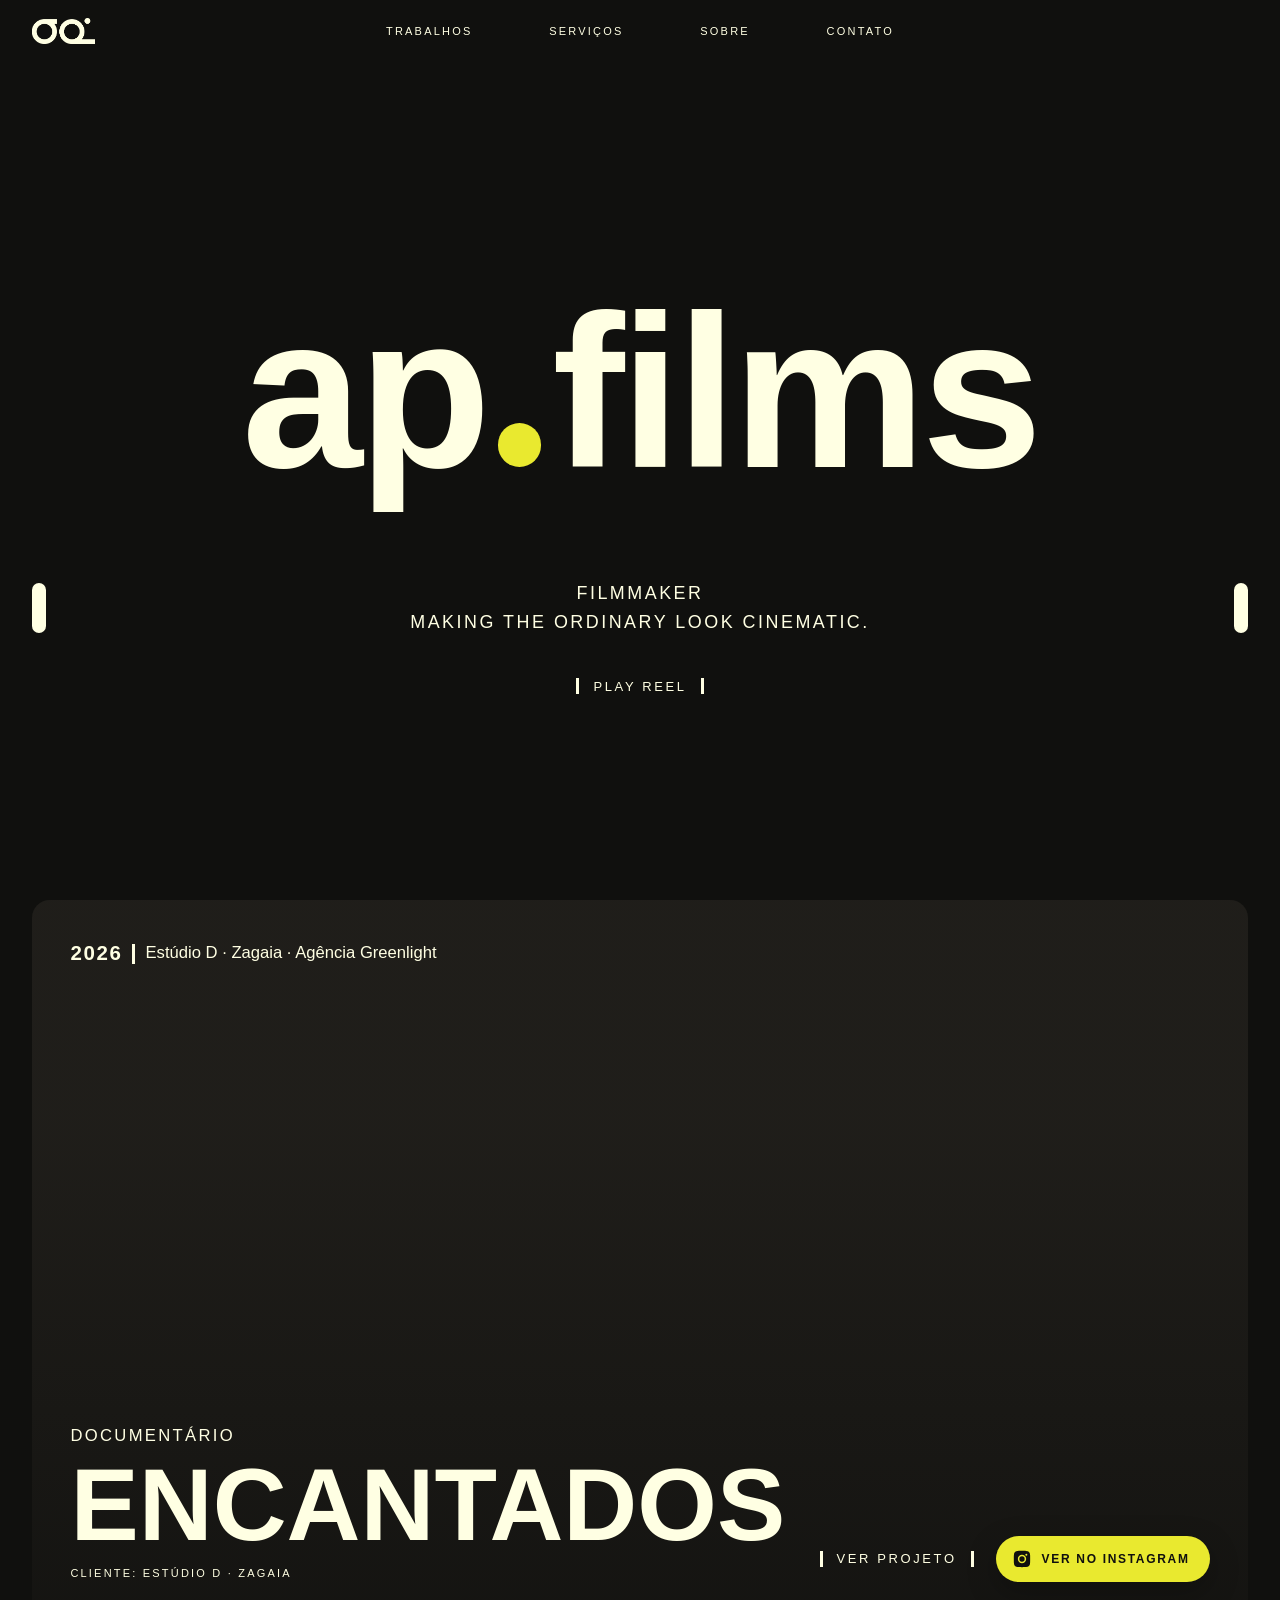
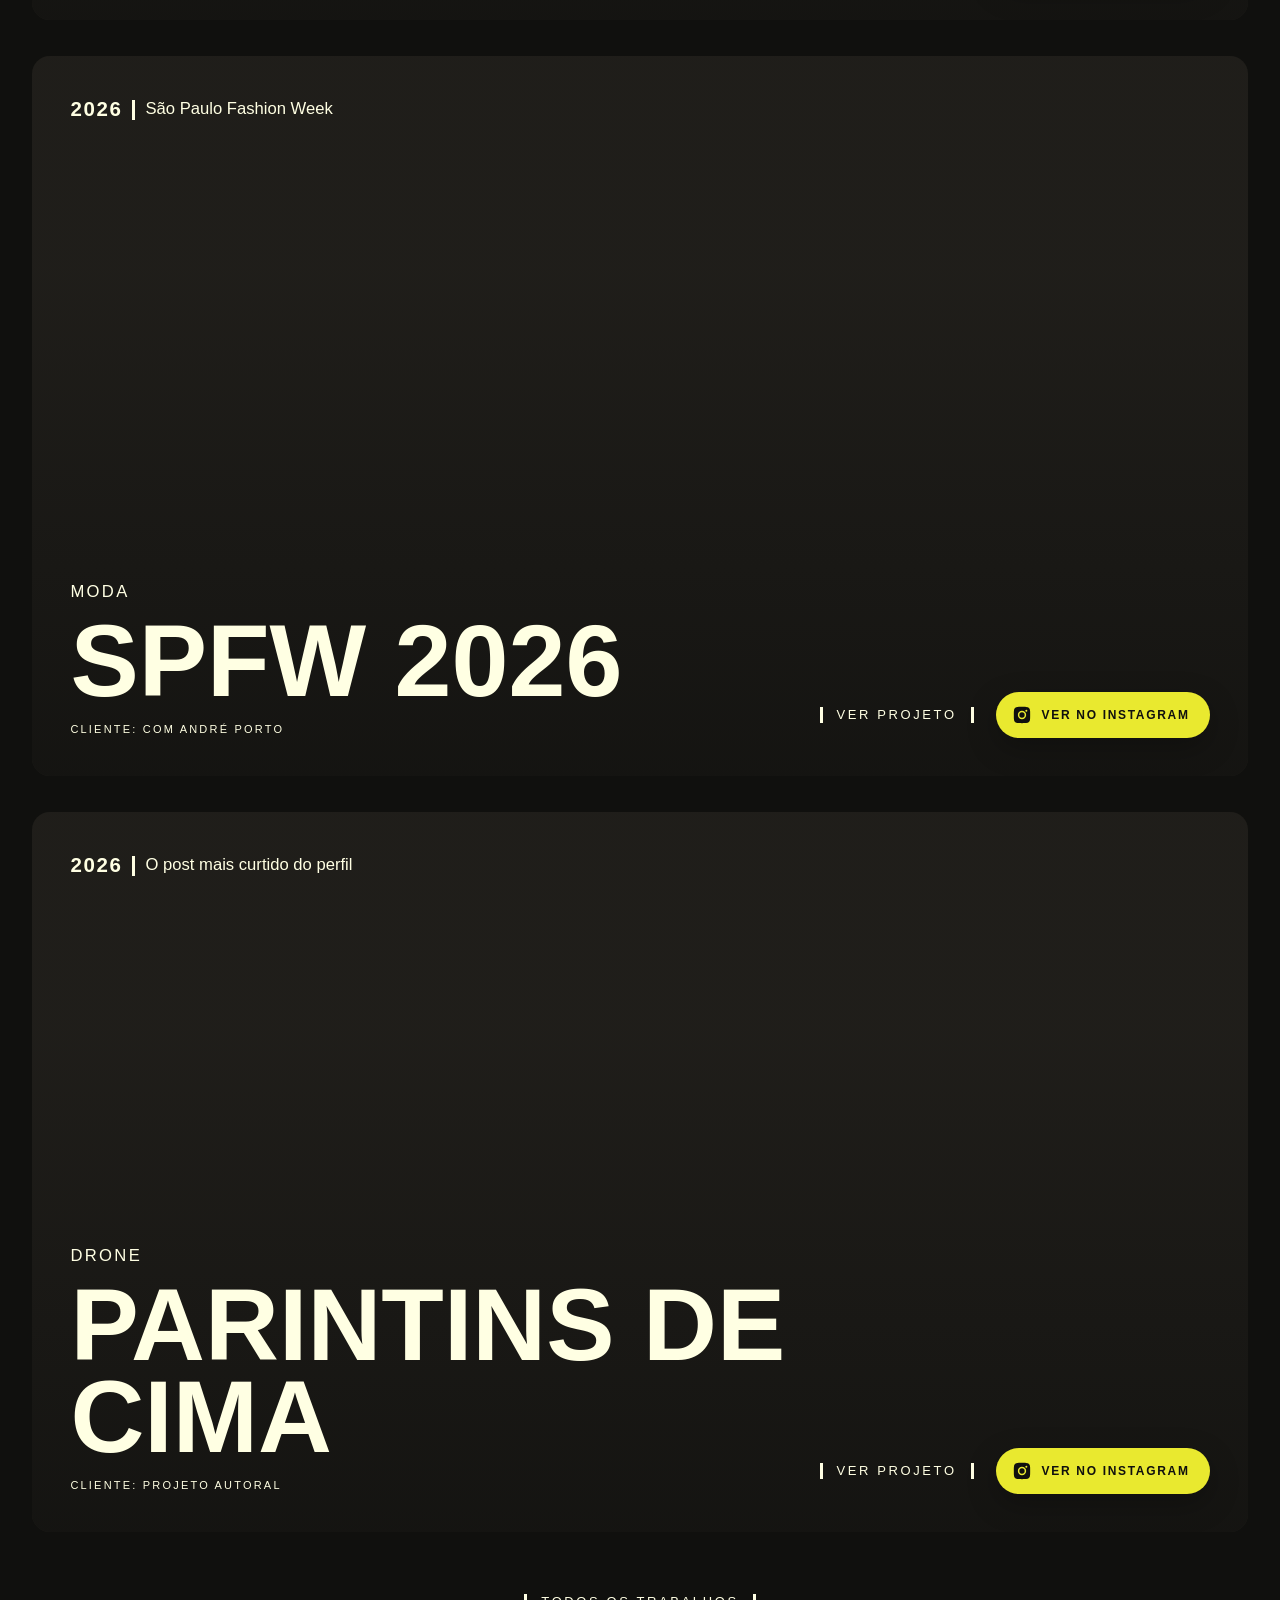
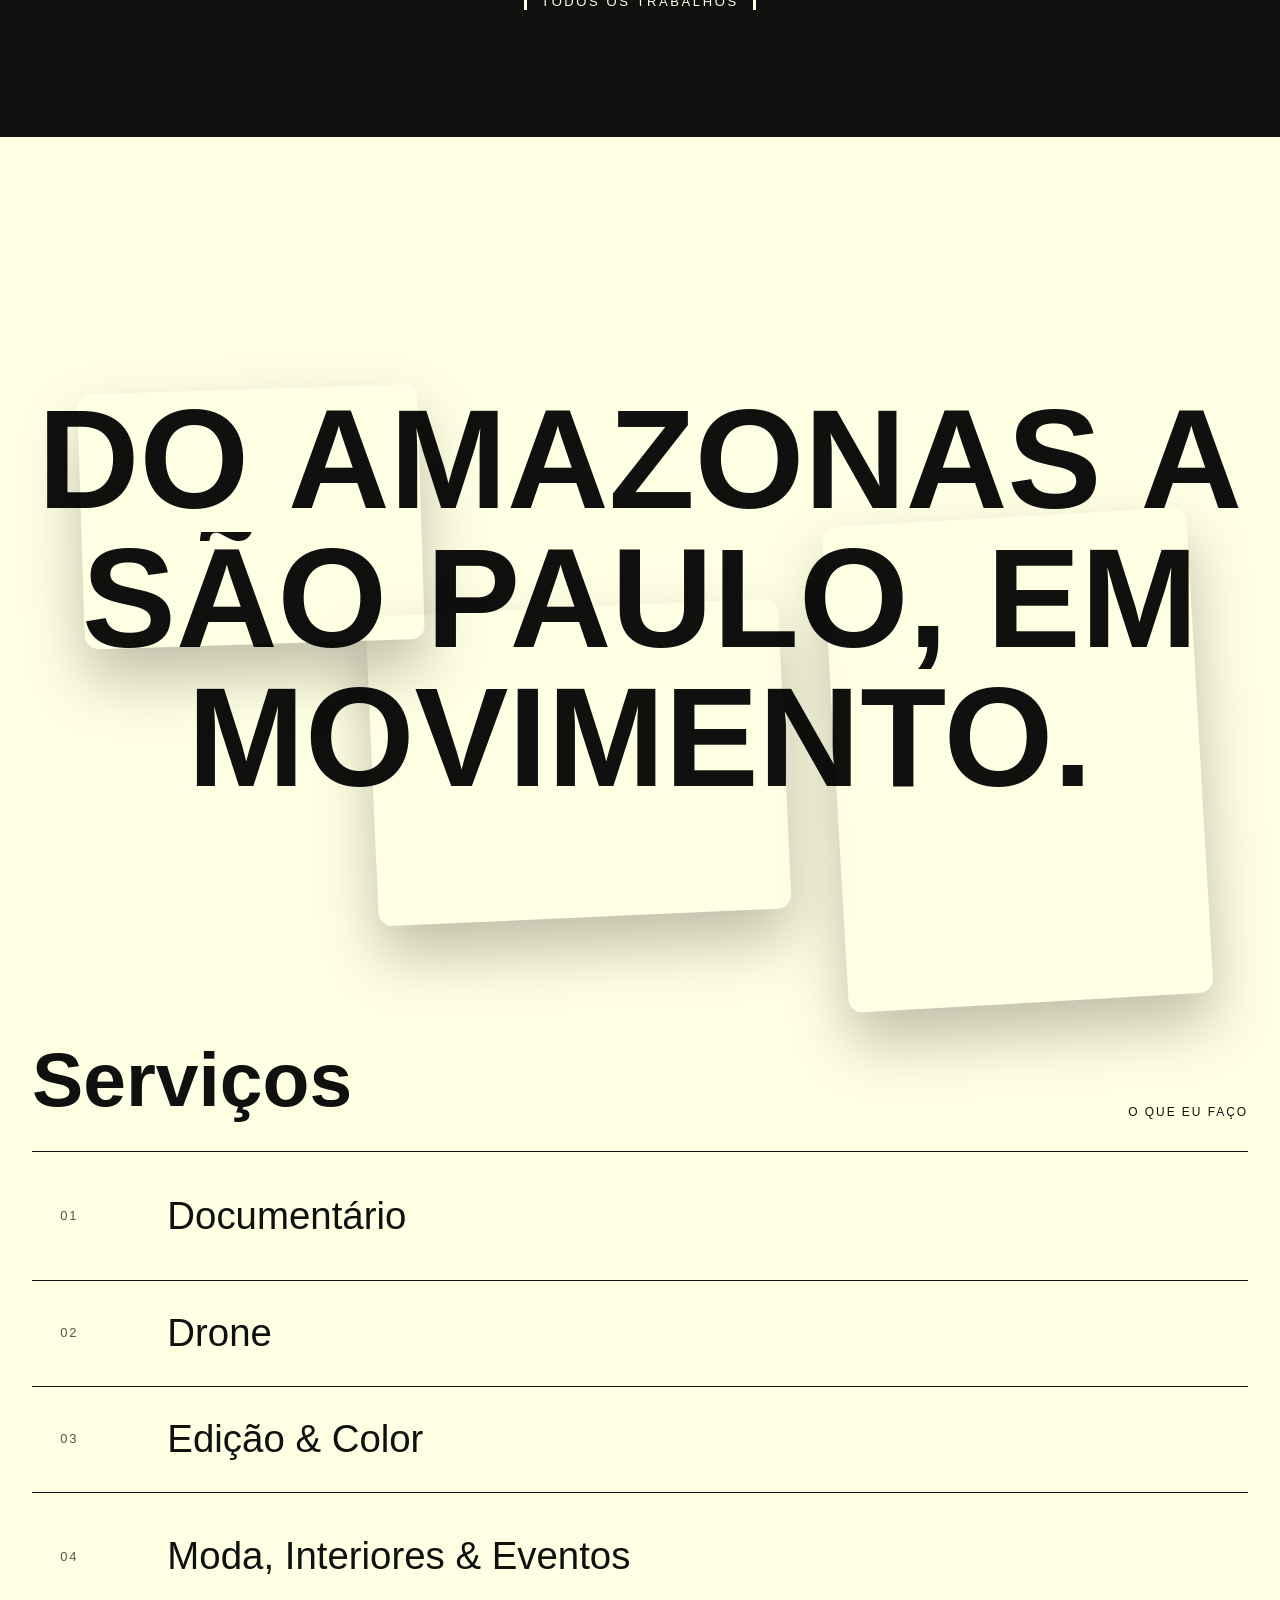
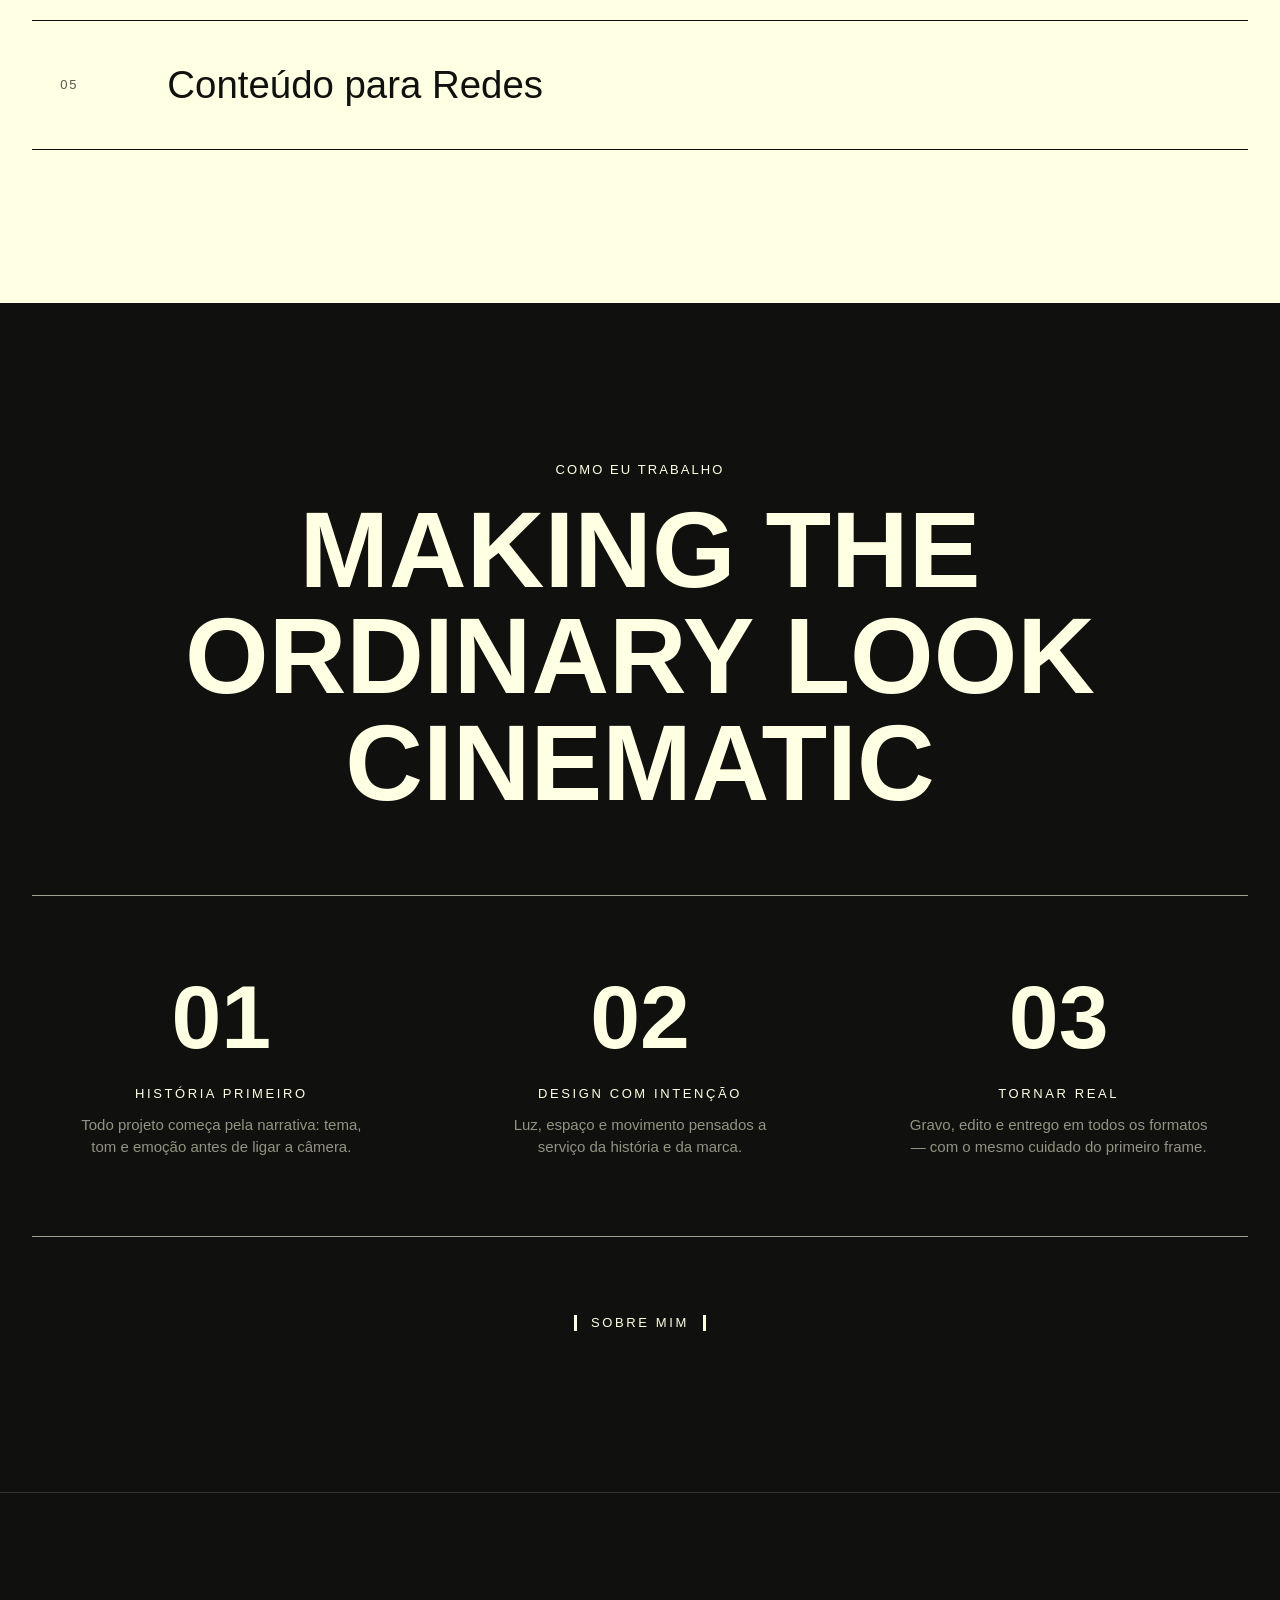
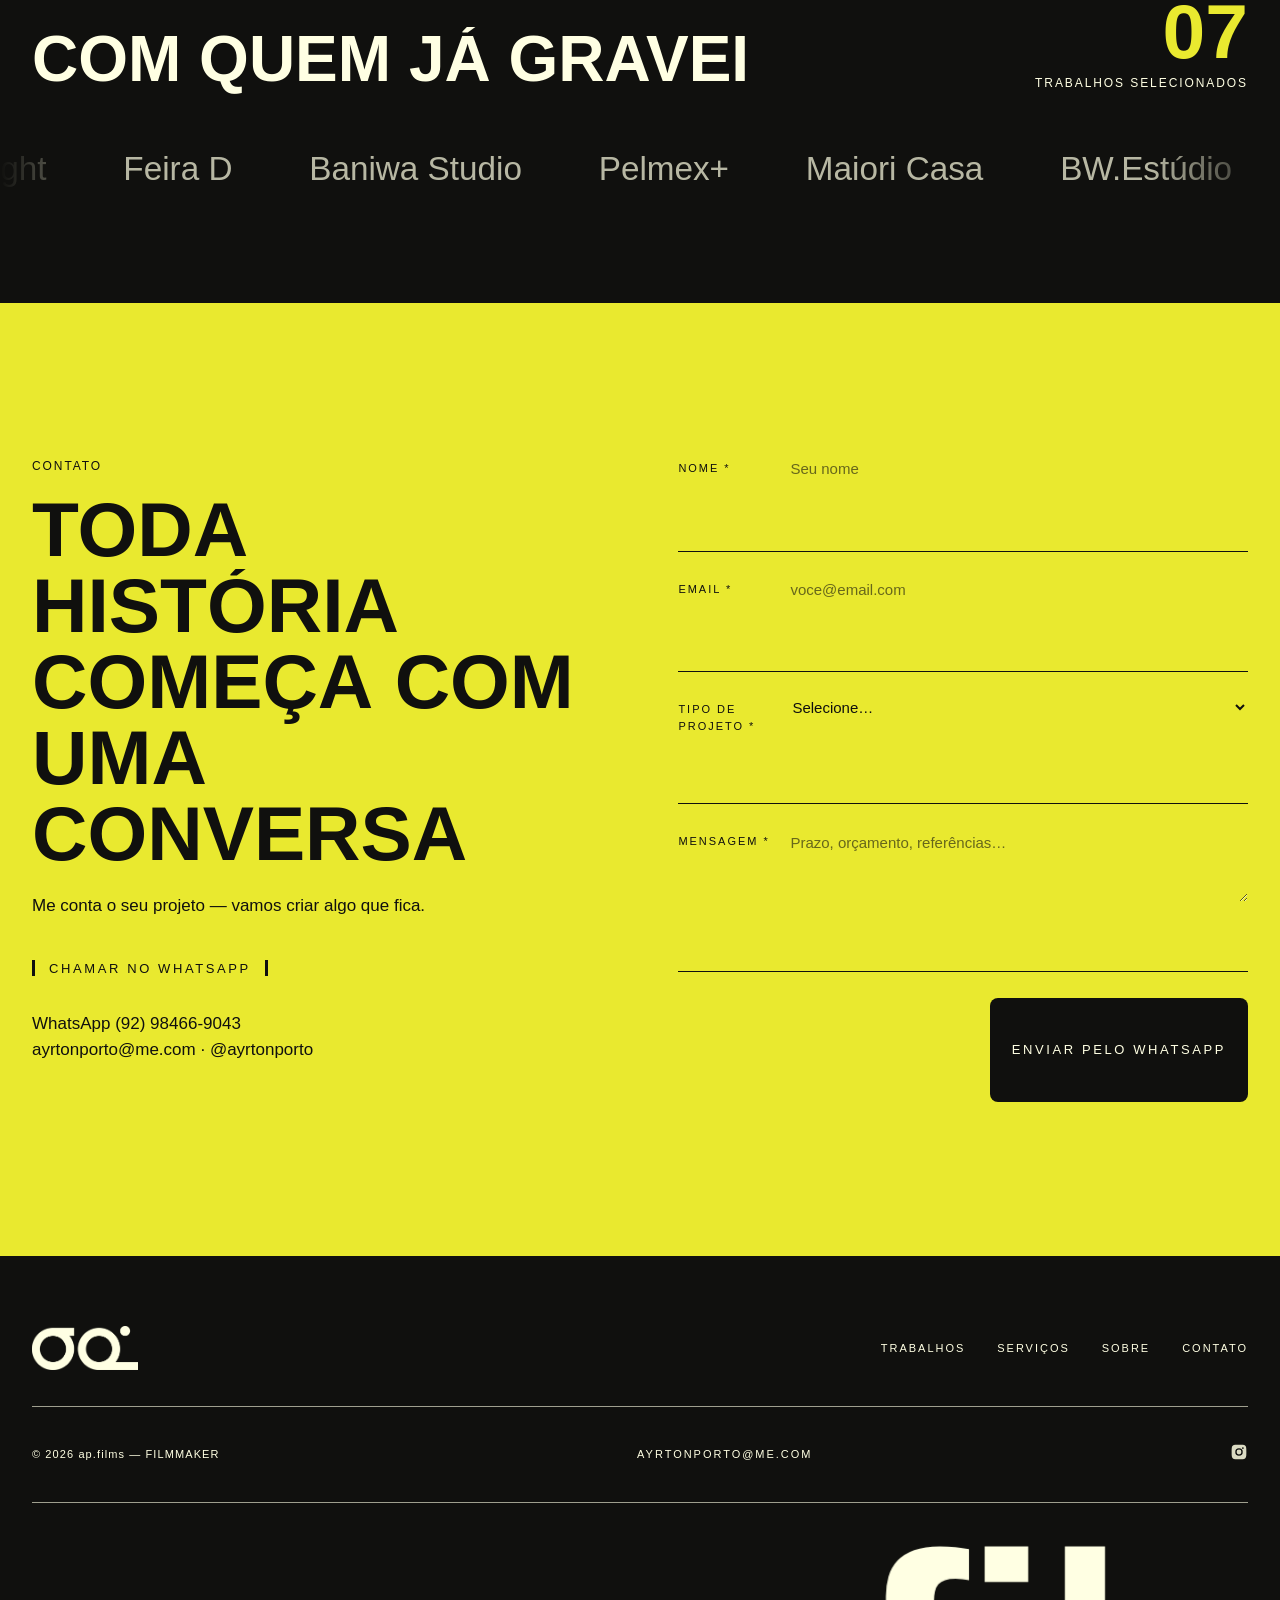
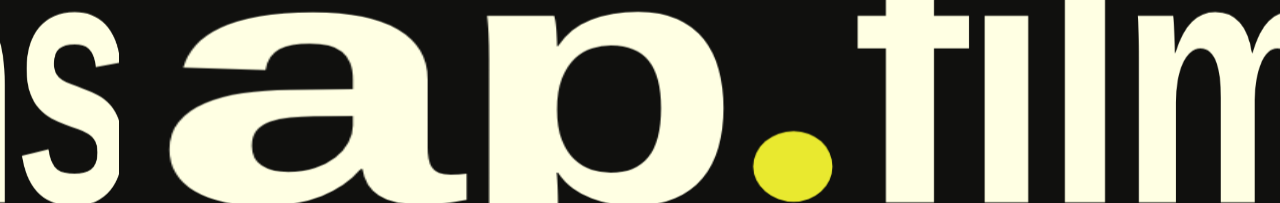
<file: index.html>
<!doctype html>
<html lang="pt-BR">
<head>
  <meta charset="utf-8">
  <meta name="viewport" content="width=device-width, initial-scale=1">
  <title>ap.films — Filmmaker</title>
  <meta name="description" content="Ayrton Porto — filmmaker. Documentário, moda, interiores e conteúdo de marca, do Amazonas a São Paulo.">
  <link rel="preconnect" href="https://api.fontshare.com">
  <link rel="stylesheet" href="https://api.fontshare.com/v2/css?f[]=satoshi@500,900&display=swap">
  <link rel="icon" type="image/png" href="assets/favicon.png">
  <link rel="stylesheet" href="css/style.css?v=202610300230">
</head>
<body data-page="home">
  <div class="curtain" aria-hidden="true"><span class="brand"></span></div>

  <main>
    <!-- HERO -->
    <section class="hero">
      <video class="hero__reel" muted playsinline loop autoplay preload="auto" id="heroReel"></video>
      <div class="hero__reel-shade"></div>
      <div class="hero__inner container">
        <h1 class="brandword" aria-label="ap.films"><span class="brandword__w">ap</span><span class="brandword__dot"></span><span class="brandword__w">films</span></h1>
        <div class="hero__sub">
          <span class="pill"></span>
          <p>Filmmaker<br>making the ordinary look cinematic.</p>
          <span class="pill"></span>
        </div>
        <div class="hero__actions"><button class="btn-bracket" data-reel>Play reel</button></div>
      </div>
    </section>

    <!-- DESTAQUES -->
    <section class="container" id="trabalhos">
      <div class="features" id="features"></div>
      <div class="center" style="padding:60px 0 0"><a class="btn-bracket" href="trabalhos.html">Todos os trabalhos</a></div>
    </section>

    <!-- FEITO PARA A TELA + SERVIÇOS -->
    <section class="section section-light crafted" style="margin-top:120px">
      <div class="container">
        <div class="crafted__stage">
          <h2 class="crafted__title" data-split>Do Amazonas a São Paulo, em movimento.</h2>
          <div class="crafted__float f1" data-float="0.6" data-autoplay><video muted playsinline loop preload="metadata" src="assets/video/encantados.mp4#t=3.5"></video></div>
          <div class="crafted__float f2" data-float="1.1" data-autoplay><video muted playsinline loop preload="metadata" src="assets/video/parintins-de-cima.mp4#t=3.1"></video></div>
          <div class="crafted__float f3" data-float="0.85" data-autoplay><video muted playsinline loop preload="metadata" src="assets/video/spfw-2026.mp4#t=4"></video></div>
        </div>

        <div class="services" id="servicos">
          <div class="services__head"><h2 data-split>Serviços</h2><span class="caps">O que eu faço</span></div>
          <div class="service"><span class="service__num">01</span><span class="service__name">Documentário</span><span class="service__desc">Cinegrafia de entrevistas, paisagem e personagem, com olhar de cinema e luz natural.</span></div>
          <div class="service"><span class="service__num">02</span><span class="service__name">Drone</span><span class="service__desc">Voos e imagens aéreas de cidade, rio e floresta, finalizados com color.</span></div>
          <div class="service"><span class="service__num">03</span><span class="service__name">Edição & Color</span><span class="service__desc">Montagem, color grading em DaVinci Resolve e finalização para cada tela.</span></div>
          <div class="service"><span class="service__num">04</span><span class="service__name">Moda, Interiores & Eventos</span><span class="service__desc">Desfiles, ambientes, arquitetos e lançamentos, com bastidores e cobertura completa.</span></div>
          <div class="service"><span class="service__num">05</span><span class="service__name">Conteúdo para Redes</span><span class="service__desc">Reels em 9:16 para marcas, com cortes, legendas e ritmo pensados para o Instagram.</span></div>
        </div>
      </div>
    </section>

    <!-- PROCESSO -->
    <section class="section">
      <div class="container">
        <div class="process__title">
          <span class="caps">Como eu trabalho</span>
          <h2 data-split>Making the ordinary look cinematic</h2>
        </div>
        <hr class="rule">
        <div class="process__grid">
          <div data-reveal><div class="n">01</div><h3>HISTÓRIA PRIMEIRO</h3><p>Todo projeto começa pela narrativa: tema, tom e emoção antes de ligar a câmera.</p></div>
          <div data-reveal><div class="n">02</div><h3>DESIGN COM INTENÇÃO</h3><p>Luz, espaço e movimento pensados a serviço da história e da marca.</p></div>
          <div data-reveal><div class="n">03</div><h3>TORNAR REAL</h3><p>Gravo, edito e entrego em todos os formatos — com o mesmo cuidado do primeiro frame.</p></div>
        </div>
        <hr class="rule">
        <div class="center"><a class="btn-bracket" href="sobre.html">Sobre mim</a></div>
      </div>
    </section>

    <!-- CLIENTES -->
    <section class="clients">
      <div class="container clients__head">
        <h2 data-split>Com quem já gravei</h2>
        <div class="clients__count">
          <b><span data-count="7" data-prefix="0">0</span></b><span class="caps">trabalhos selecionados</span>
        </div>
      </div>
      <div class="marquee" id="marquee"></div>
    </section>
  </main>

  <script src="data/projects.js?v=202610300230"></script>
  <script src="js/render.js?v=202610300230"></script>
  <script src="js/vendor/gsap.min.js?v=202610300230"></script>
  <script src="js/vendor/ScrollTrigger.min.js?v=202610300230"></script>
  <script src="js/vendor/lenis.min.js?v=202610300230"></script>
  <script>document.getElementById("heroReel").src = window.AP_REEL;</script>
  <script src="js/main.js?v=202610300230"></script>
</body>
</html>
</file>
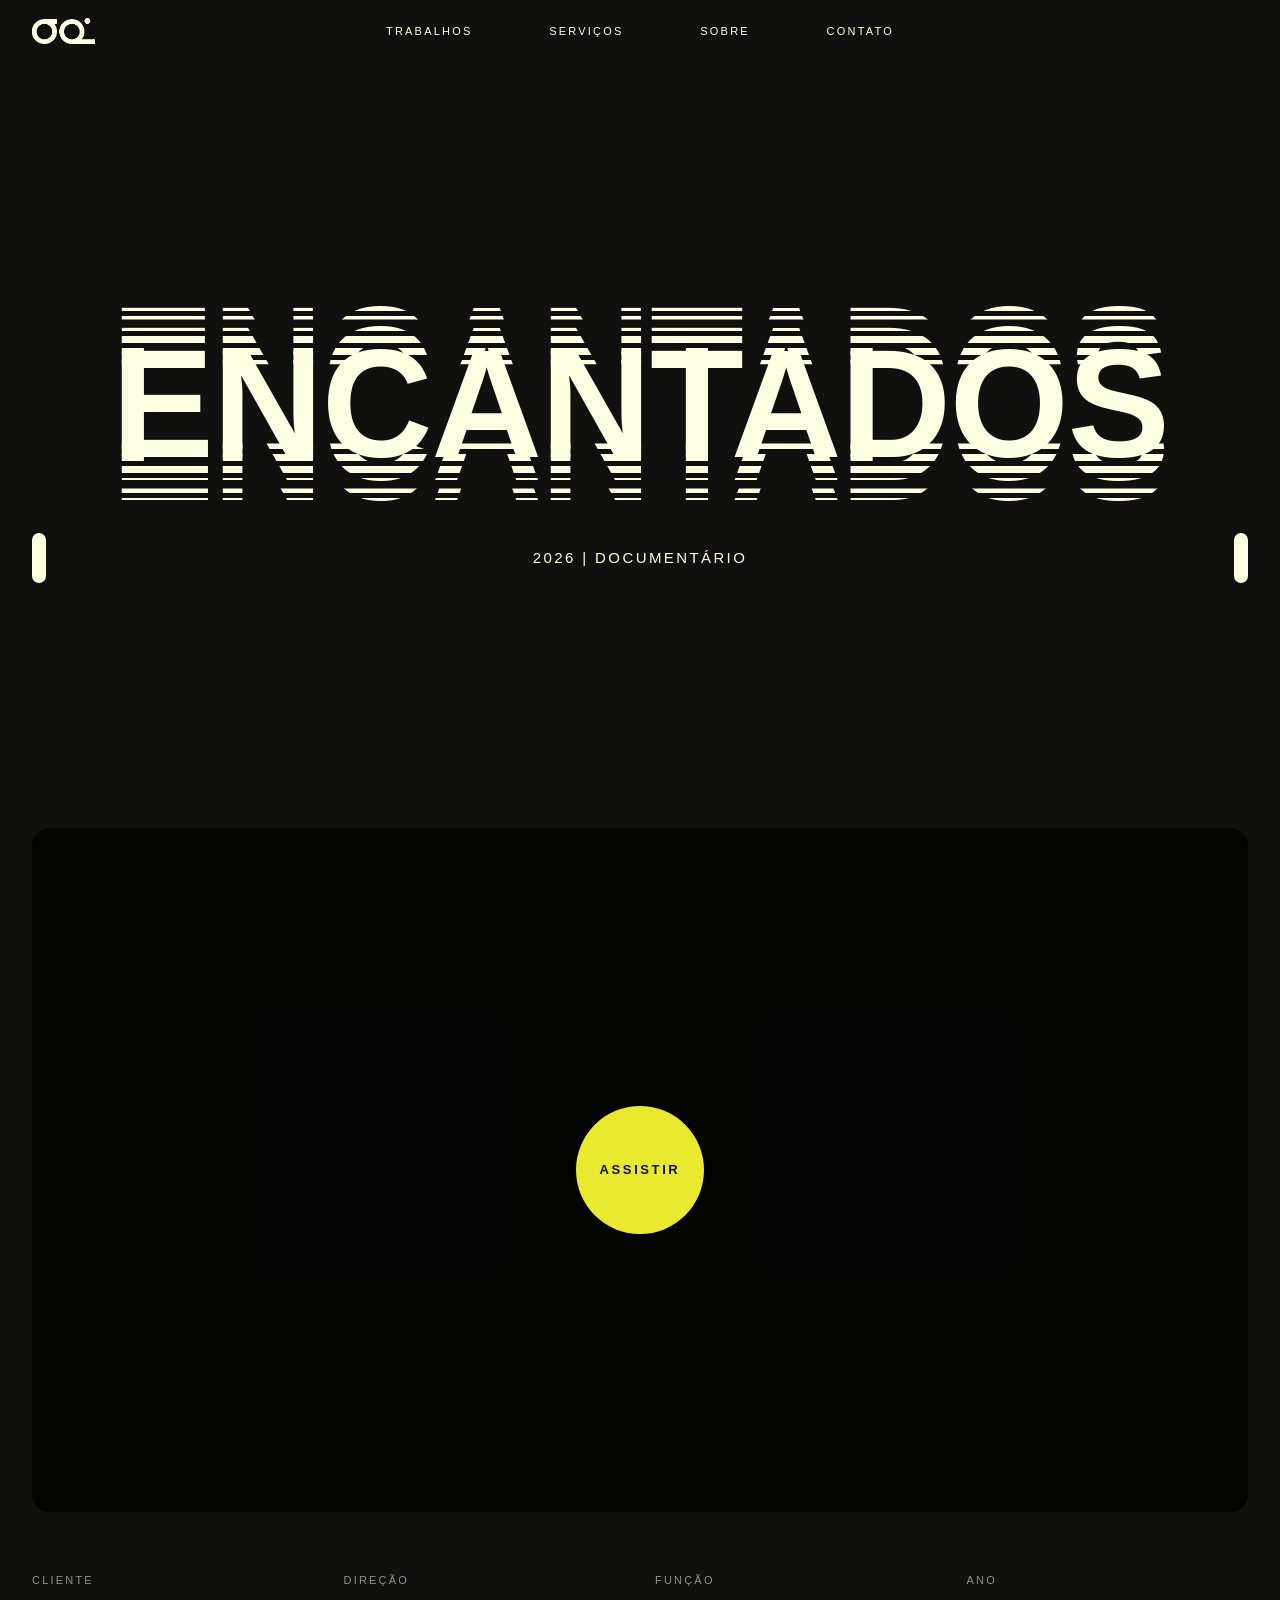
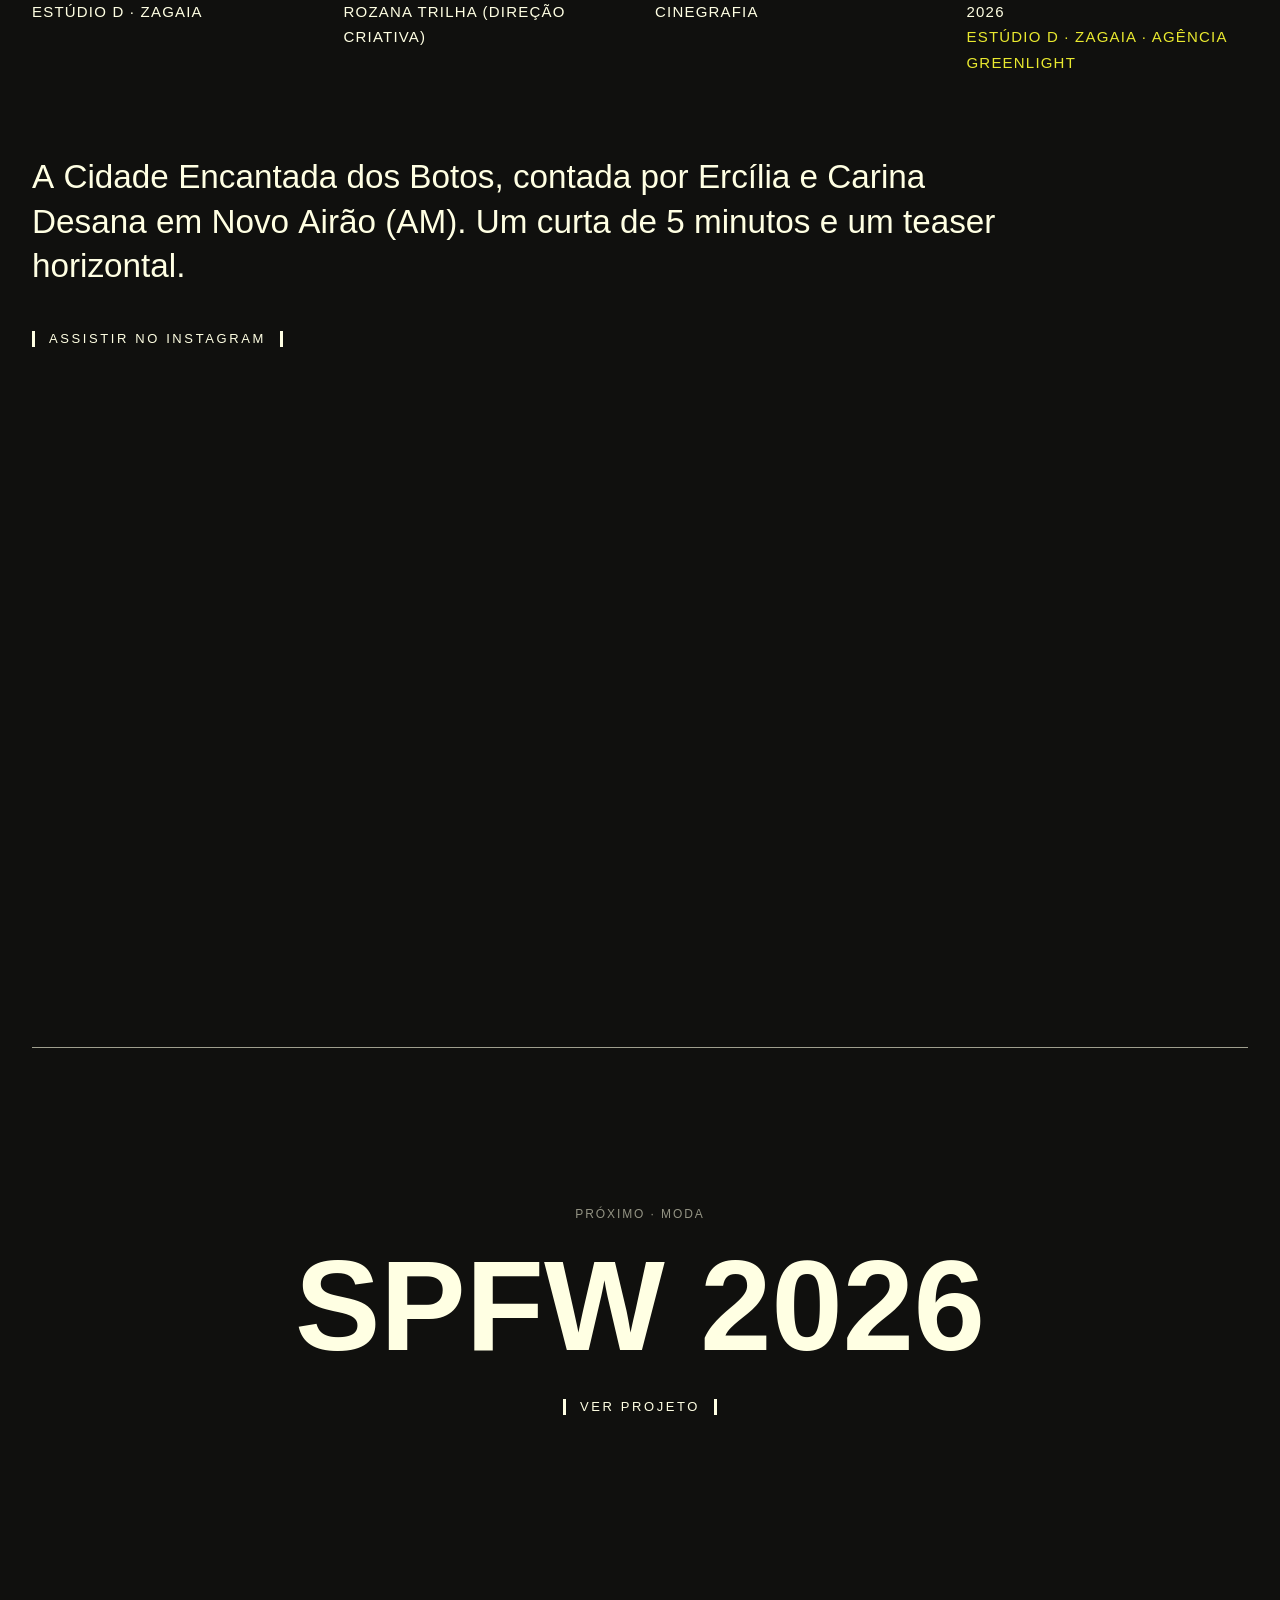
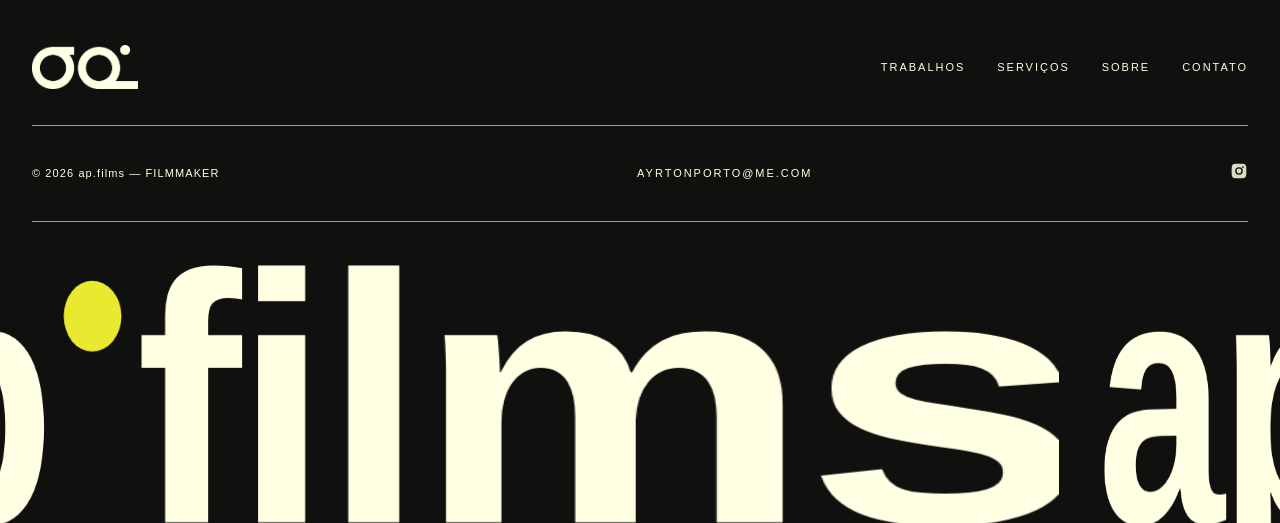
<file: projeto.html>
<!doctype html>
<html lang="pt-BR">
<head>
  <meta charset="utf-8">
  <meta name="viewport" content="width=device-width, initial-scale=1">
  <title>Projeto — ap.films</title>
  <link rel="preconnect" href="https://api.fontshare.com">
  <link rel="stylesheet" href="https://api.fontshare.com/v2/css?f[]=satoshi@500,900&display=swap">
  <link rel="icon" type="image/png" href="assets/favicon.png">
  <link rel="stylesheet" href="css/style.css?v=202610300230">
</head>
<body data-page="projeto">
  <div class="curtain" aria-hidden="true"><span class="brand"></span></div>

  <main id="project"></main>

  <script src="data/projects.js?v=202610300230"></script>
  <script src="js/render.js?v=202610300230"></script>
  <script src="js/vendor/gsap.min.js?v=202610300230"></script>
  <script src="js/vendor/ScrollTrigger.min.js?v=202610300230"></script>
  <script src="js/vendor/lenis.min.js?v=202610300230"></script>
  <script src="js/main.js?v=202610300230"></script>
</body>
</html>
</file>
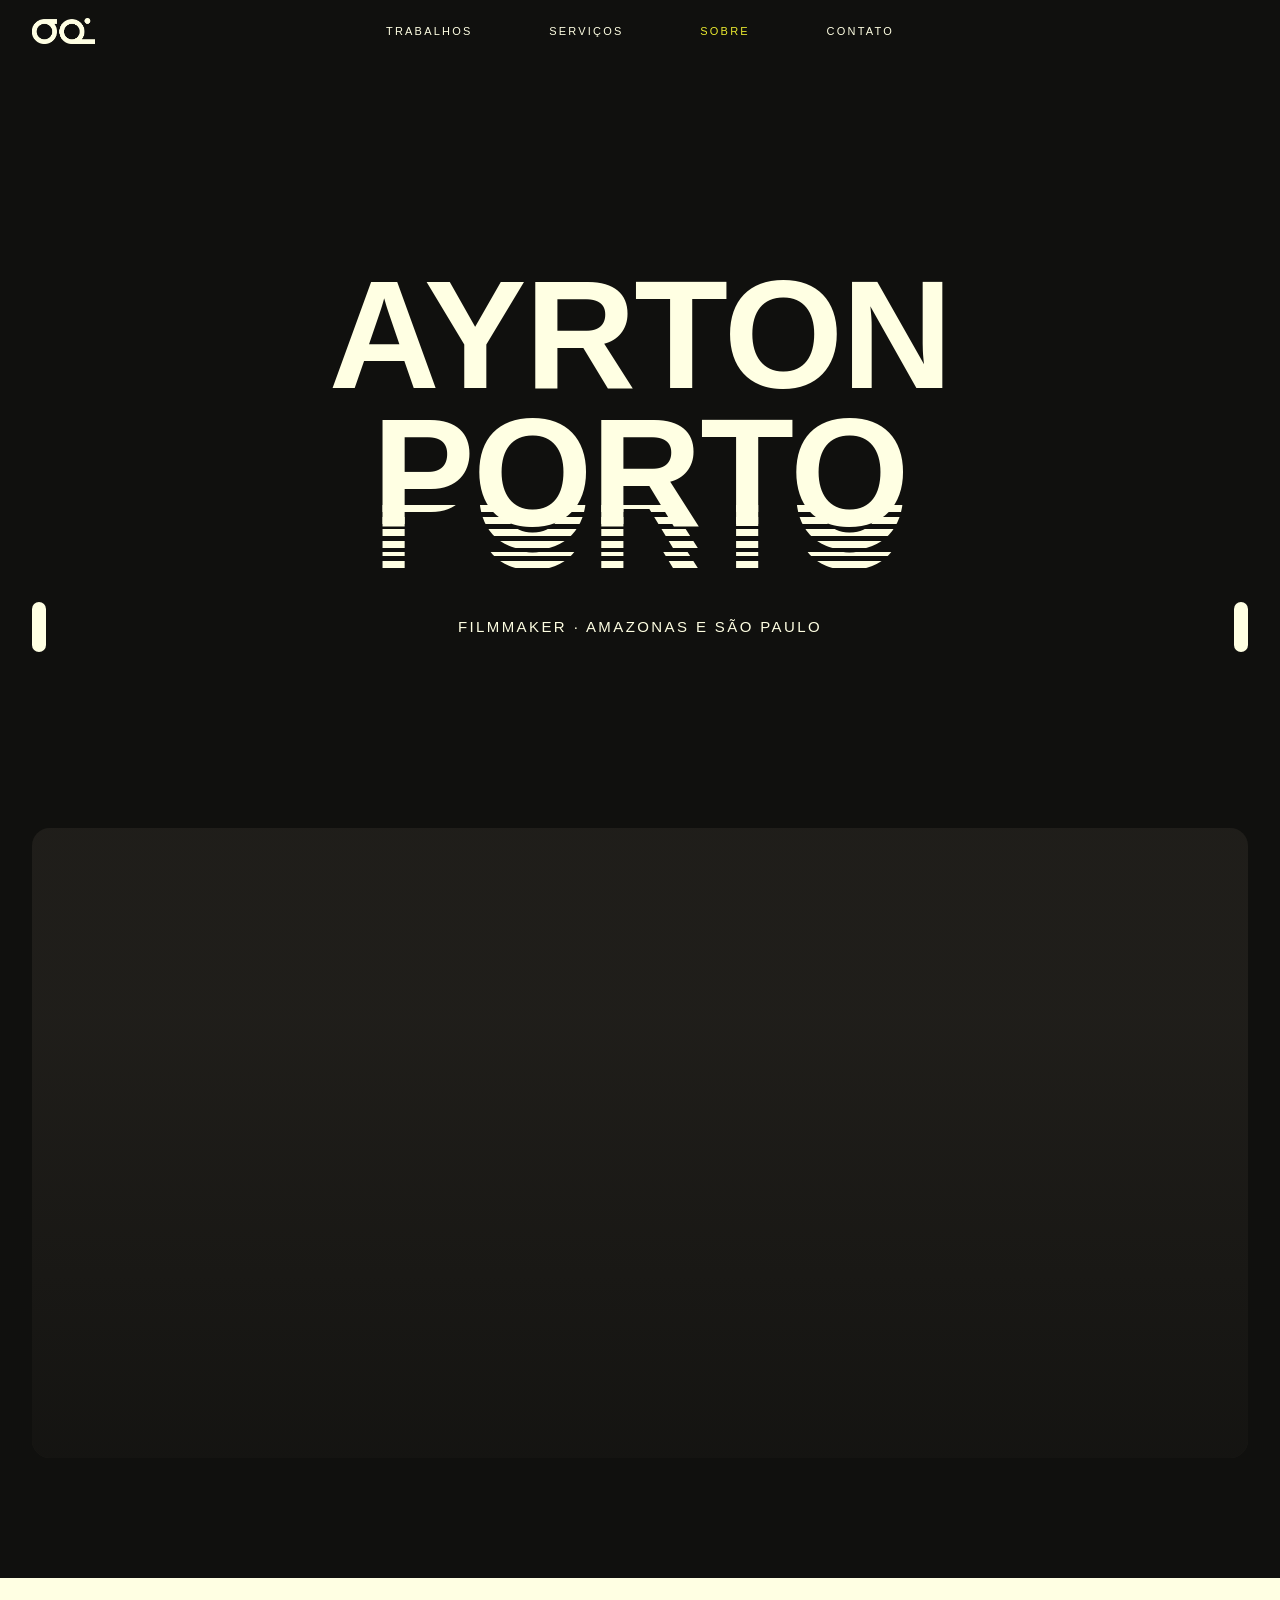
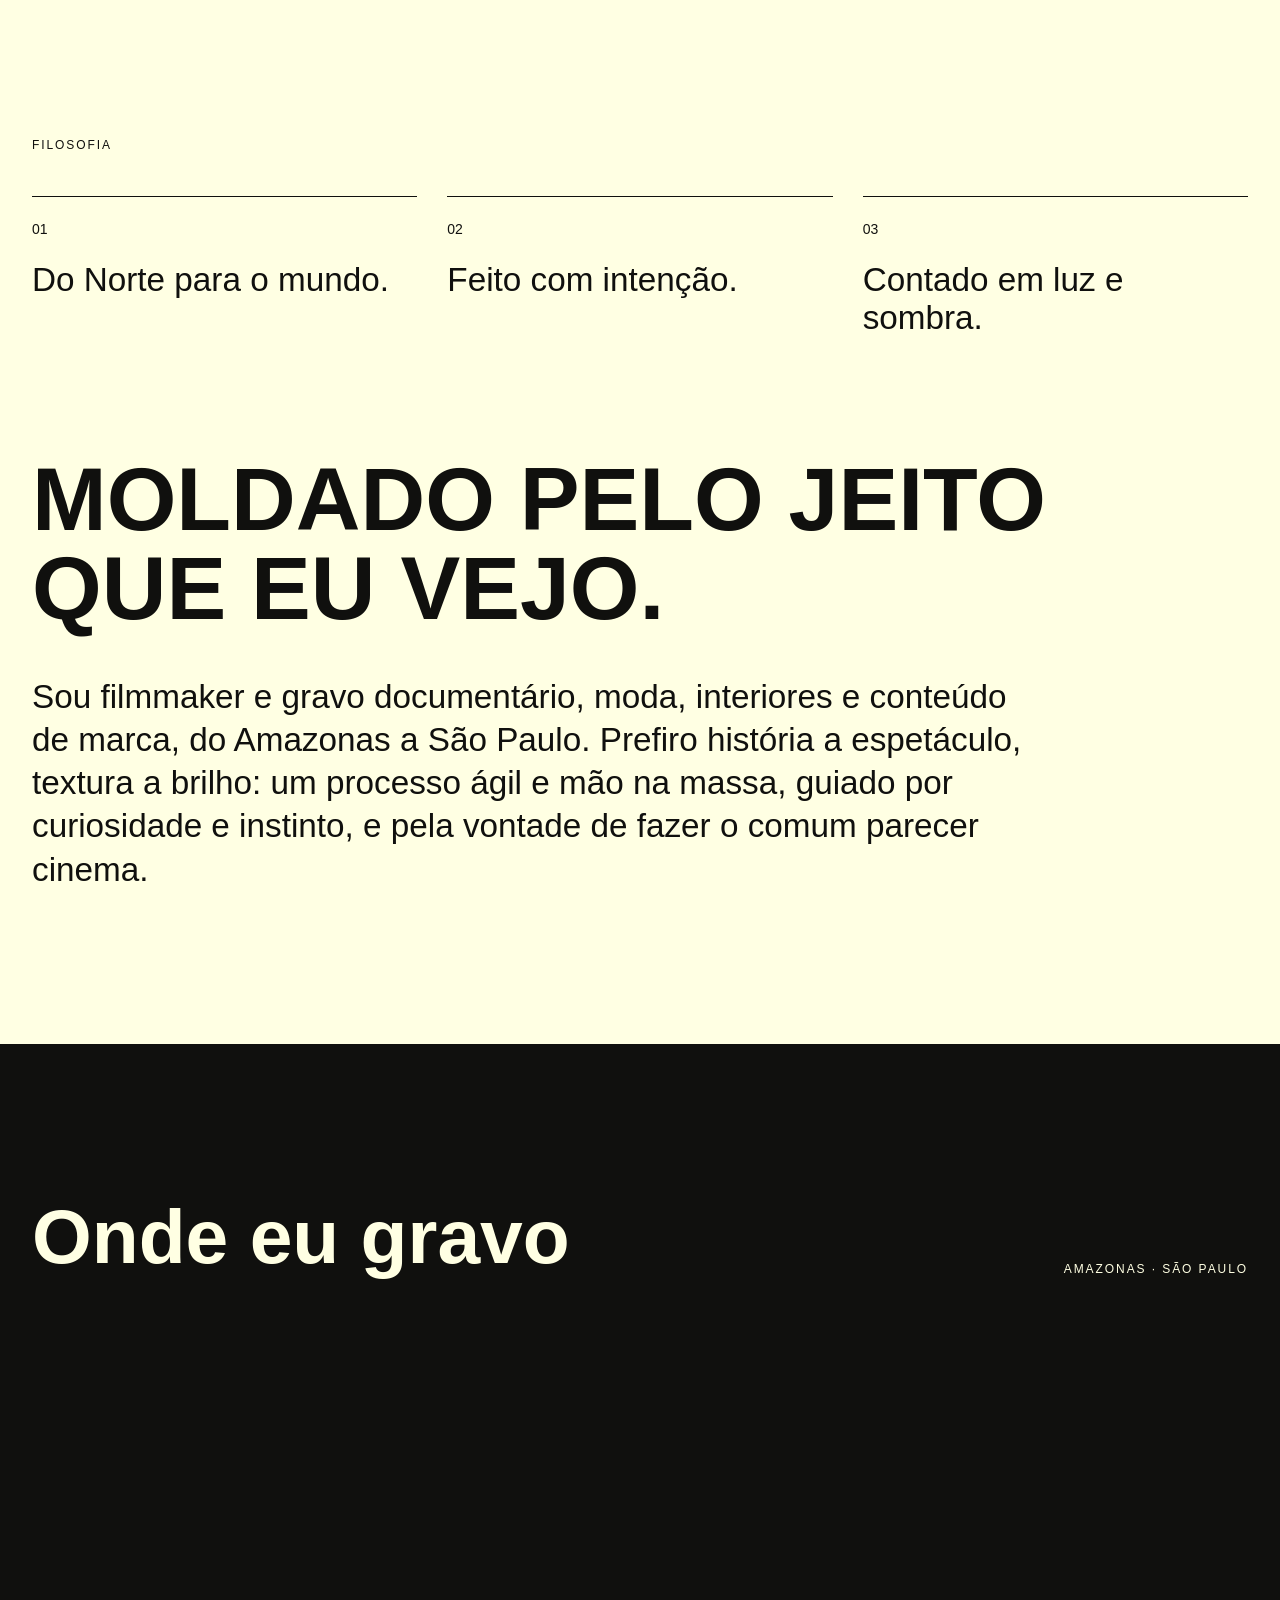
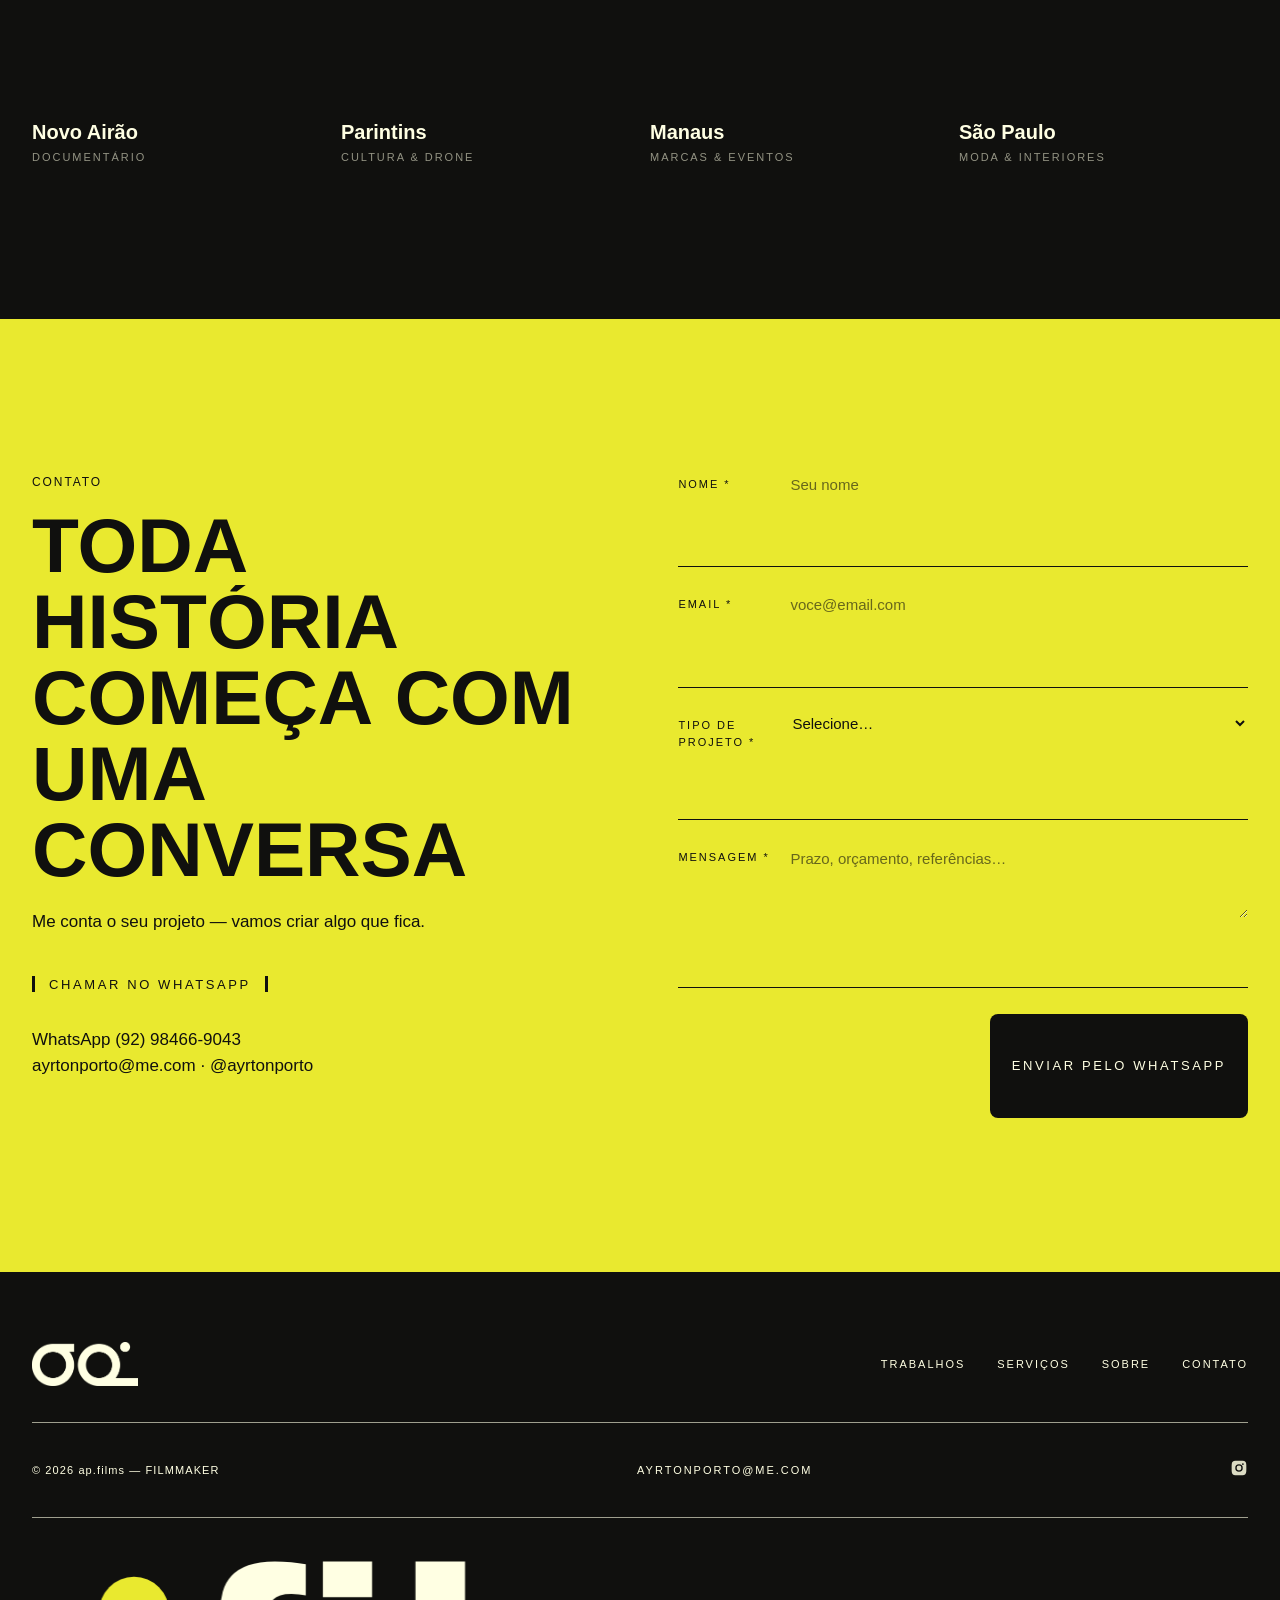
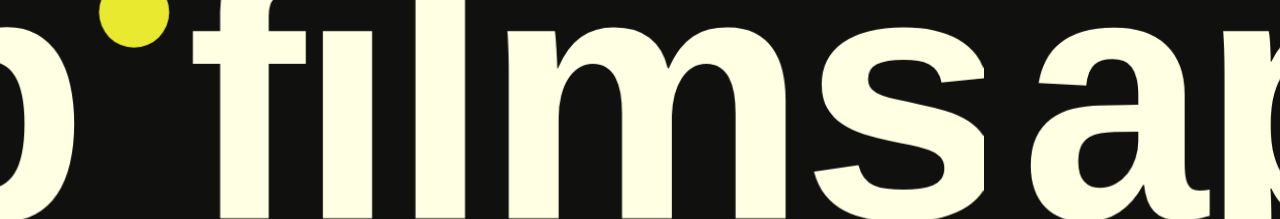
<file: sobre.html>
<!doctype html>
<html lang="pt-BR">
<head>
  <meta charset="utf-8">
  <meta name="viewport" content="width=device-width, initial-scale=1">
  <title>Sobre — ap.films</title>
  <link rel="preconnect" href="https://api.fontshare.com">
  <link rel="stylesheet" href="https://api.fontshare.com/v2/css?f[]=satoshi@500,900&display=swap">
  <link rel="icon" type="image/png" href="assets/favicon.png">
  <link rel="stylesheet" href="css/style.css?v=202610300230">
</head>
<body data-page="sobre">
  <div class="curtain" aria-hidden="true"><span class="brand"></span></div>

  <main>
    <section class="page-hero container">
      <div data-layered-text="Ayrton<br>Porto" data-tag="h1" class="layered--multi"></div>
      <div class="page-hero__meta"><span class="pill"></span><p>Filmmaker · Amazonas e São Paulo</p><span class="pill"></span></div>
    </section>

    <section class="container">
      <div class="feature" style="min-height:70vh" data-cursor="play">
        <div class="media" data-autoplay><video muted playsinline loop preload="metadata" src="assets/video/reel.mp4#t=1"></video></div>
      </div>
    </section>

    <section class="section section-light" style="margin-top:120px">
      <div class="container">
        <span class="caps">Filosofia</span>
        <div class="phil" style="margin-top:40px">
          <div data-reveal><span class="n">01</span><h3>Do Norte para o mundo.</h3></div>
          <div data-reveal><span class="n">02</span><h3>Feito com intenção.</h3></div>
          <div data-reveal><span class="n">03</span><h3>Contado em luz e sombra.</h3></div>
        </div>
        <h2 class="crafted__title" style="margin-top:120px;text-align:left;font-size:clamp(44px,7vw,110px)" data-split>Moldado pelo jeito que eu vejo.</h2>
        <p class="lead" style="margin-top:40px" data-reveal>Sou filmmaker e gravo documentário, moda, interiores e conteúdo de marca, do Amazonas a São Paulo. Prefiro história a espetáculo, textura a brilho: um processo ágil e mão na massa, guiado por curiosidade e instinto, e pela vontade de fazer o comum parecer cinema.</p>
      </div>
    </section>

    <section class="section">
      <div class="container">
        <div class="services__head" style="margin-bottom:40px"><h2 class="process__title" style="margin:0;font-weight:900;font-size:clamp(40px,6vw,80px);line-height:1" data-split>Onde eu gravo</h2><span class="caps">Amazonas · São Paulo</span></div>
        <div class="crew">
          <div class="crew__item" data-reveal data-preview><video muted playsinline loop preload="metadata" src="assets/video/encantados.mp4#t=3" data-start="3"></video><h3>Novo Airão</h3><p>Documentário</p></div>
          <div class="crew__item" data-reveal data-preview><video muted playsinline loop preload="metadata" src="assets/video/festival-de-parintins.mp4#t=4.9" data-start="4.9"></video><h3>Parintins</h3><p>Cultura & Drone</p></div>
          <div class="crew__item" data-reveal data-preview><video muted playsinline loop preload="metadata" src="assets/video/maiori-casa.mp4#t=12.6" data-start="12.6"></video><h3>Manaus</h3><p>Marcas & Eventos</p></div>
          <div class="crew__item" data-reveal data-preview><video muted playsinline loop preload="metadata" src="assets/video/spfw-2026.mp4#t=27" data-start="27"></video><h3>São Paulo</h3><p>Moda & Interiores</p></div>
        </div>
      </div>
    </section>
  </main>

  <script src="data/projects.js?v=202610300230"></script>
  <script src="js/render.js?v=202610300230"></script>
  <script src="js/vendor/gsap.min.js?v=202610300230"></script>
  <script src="js/vendor/ScrollTrigger.min.js?v=202610300230"></script>
  <script src="js/vendor/lenis.min.js?v=202610300230"></script>
  <script src="js/main.js?v=202610300230"></script>
</body>
</html>
</file>
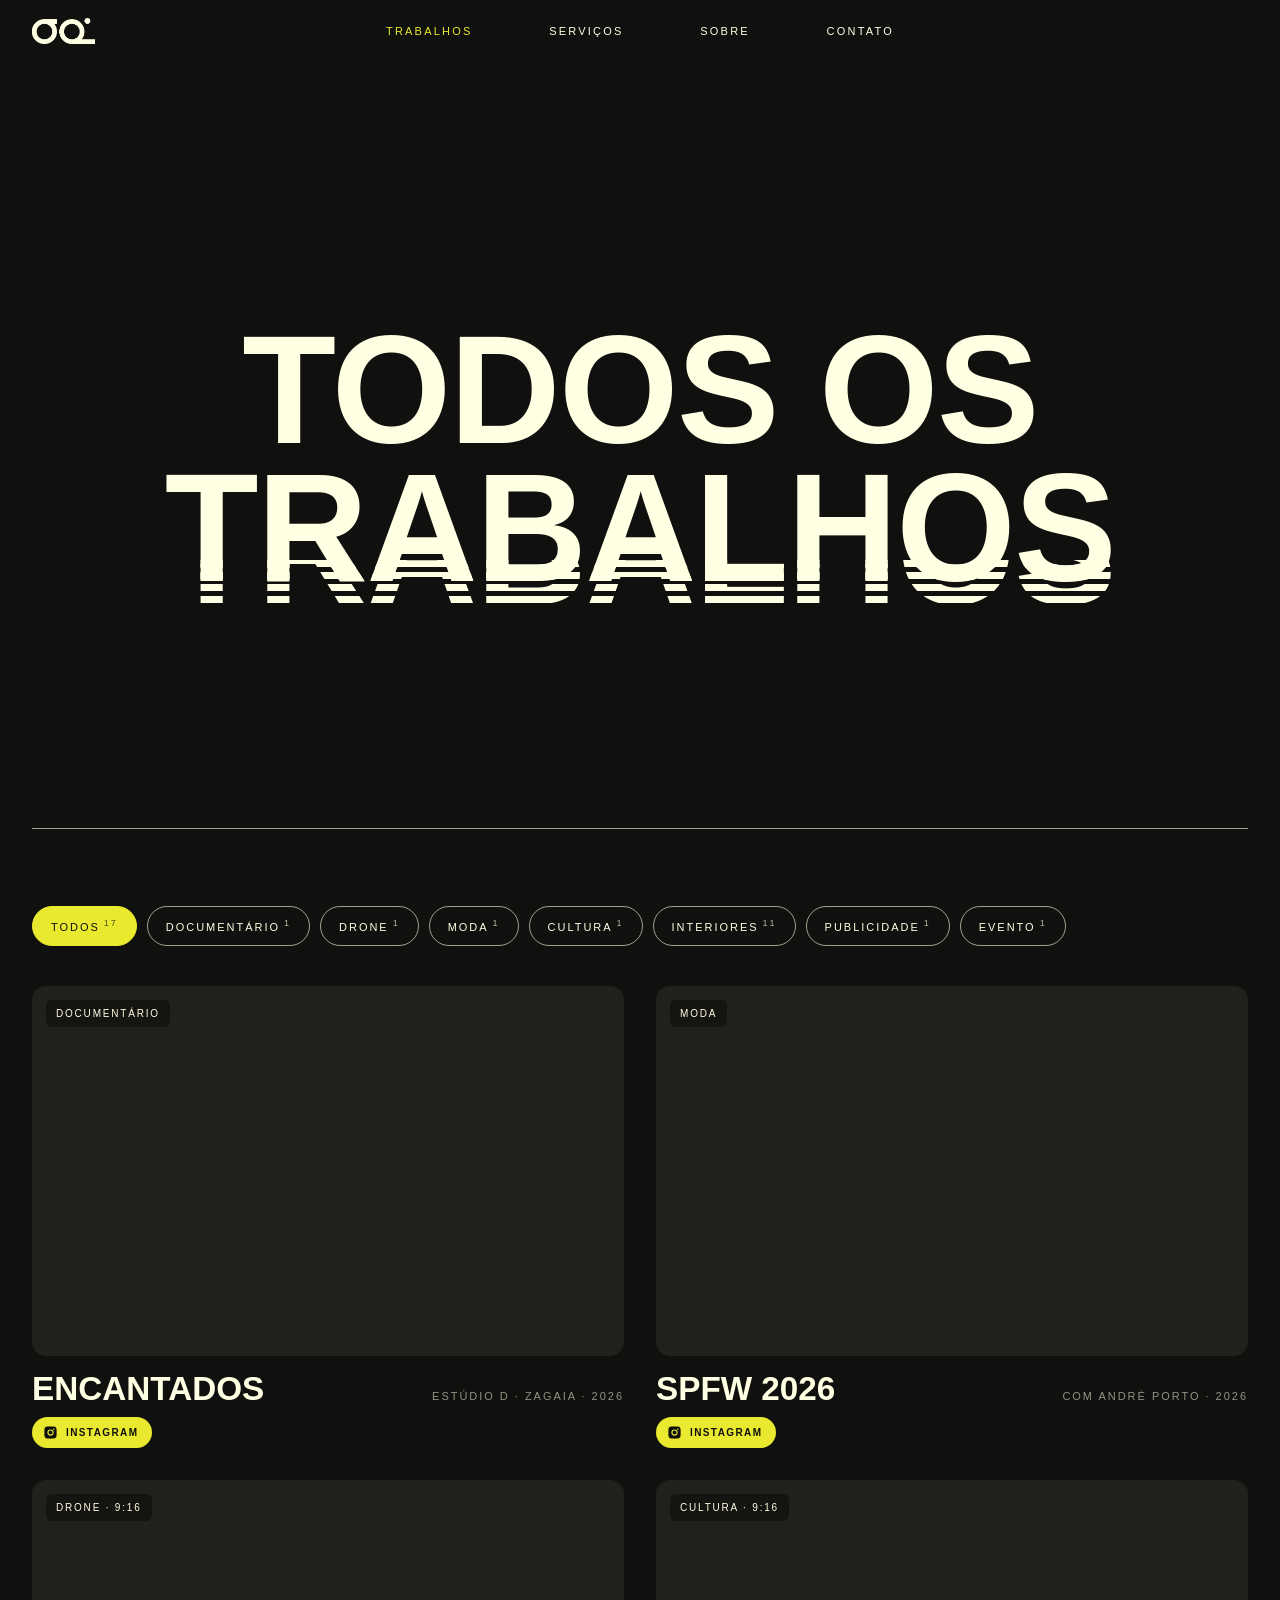
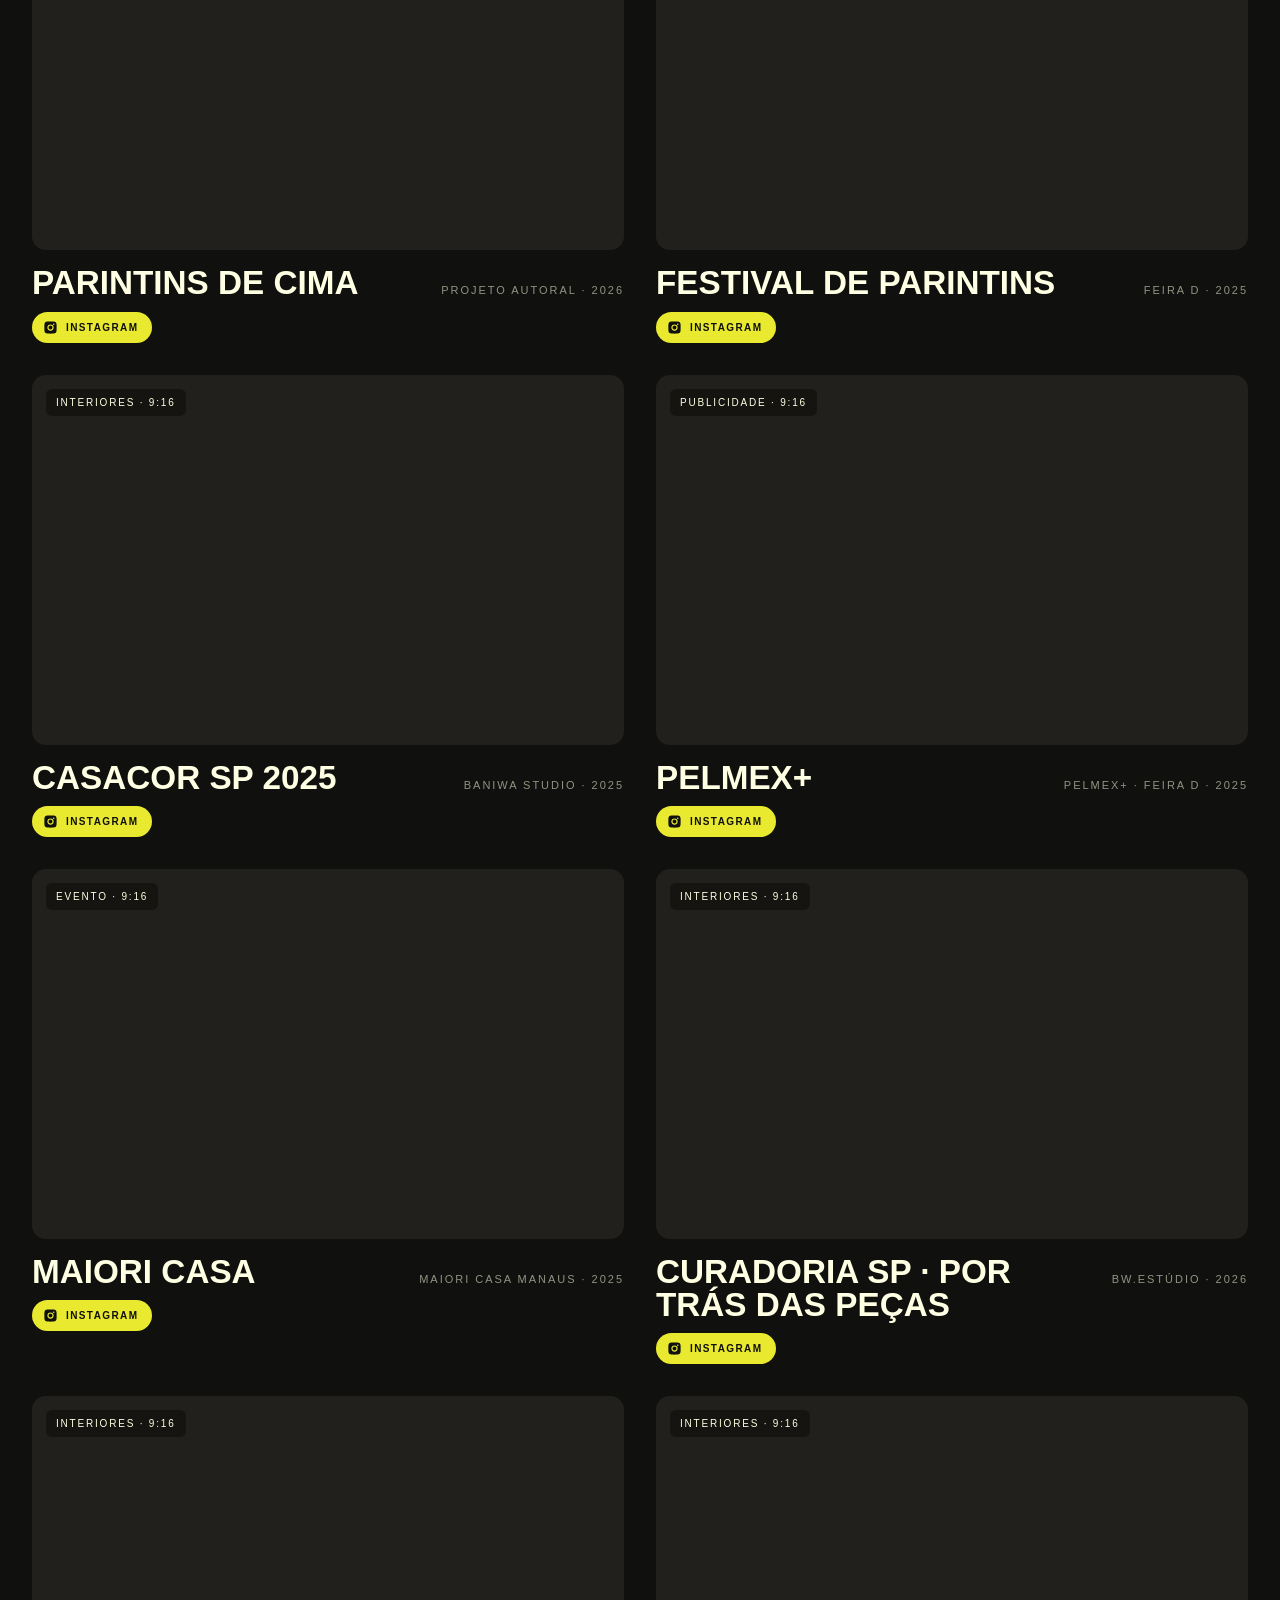
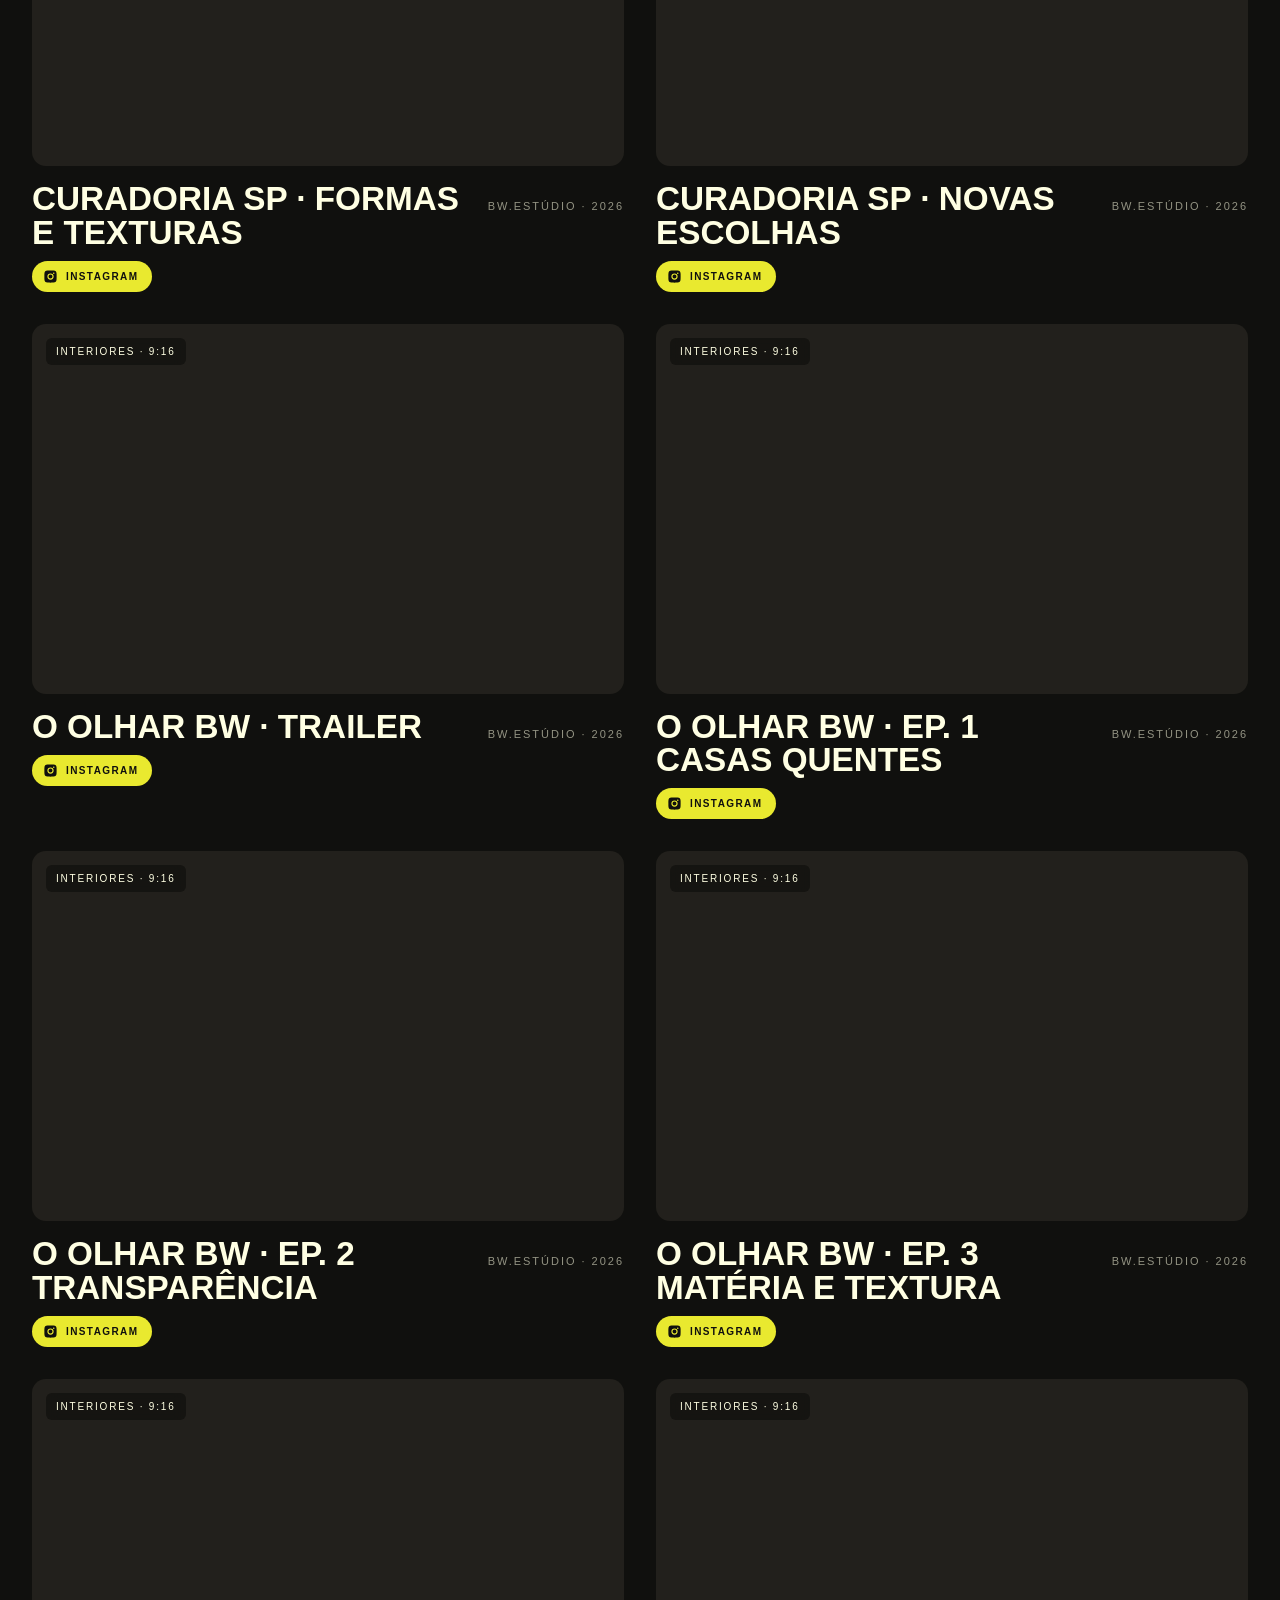
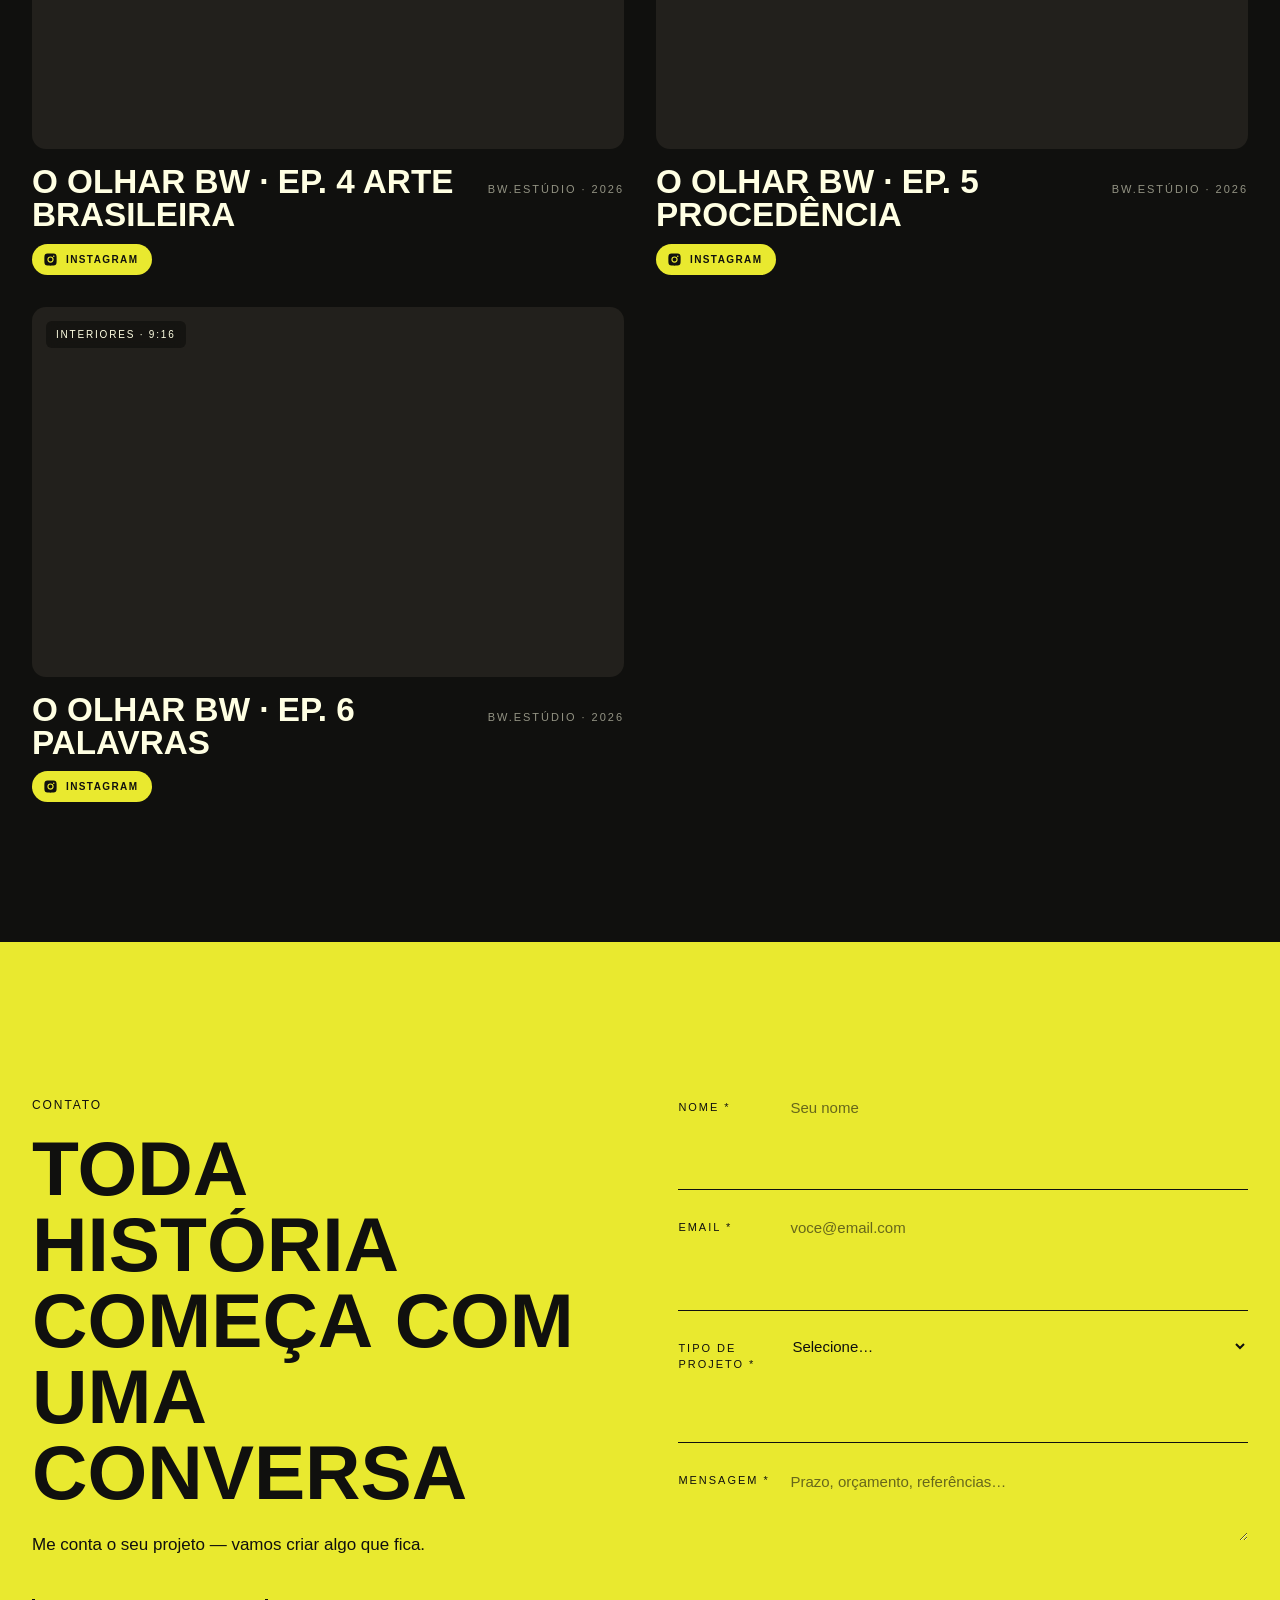
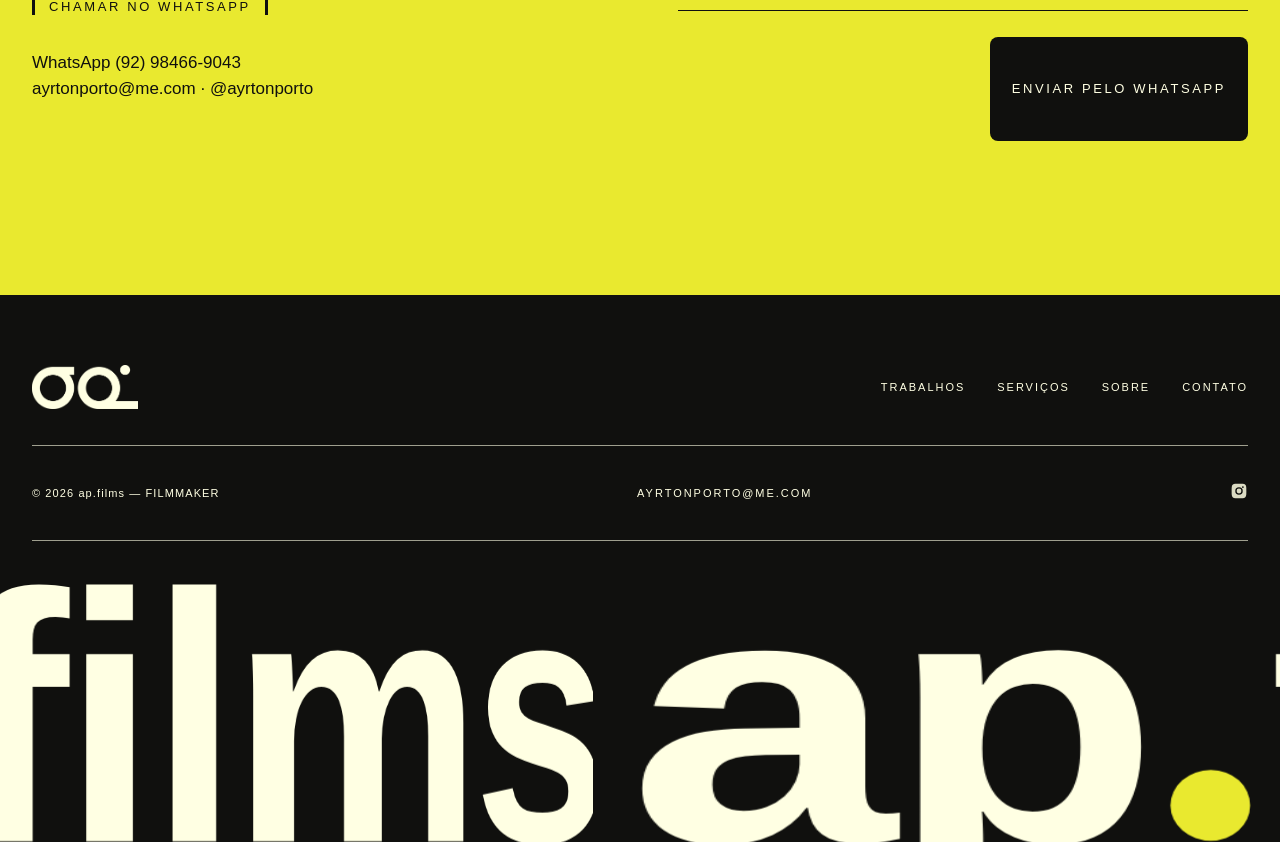
<file: trabalhos.html>
<!doctype html>
<html lang="pt-BR">
<head>
  <meta charset="utf-8">
  <meta name="viewport" content="width=device-width, initial-scale=1">
  <title>Trabalhos — ap.films</title>
  <link rel="preconnect" href="https://api.fontshare.com">
  <link rel="stylesheet" href="https://api.fontshare.com/v2/css?f[]=satoshi@500,900&display=swap">
  <link rel="icon" type="image/png" href="assets/favicon.png">
  <link rel="stylesheet" href="css/style.css?v=202610300230">
</head>
<body data-page="trabalhos">
  <div class="curtain" aria-hidden="true"><span class="brand"></span></div>

  <main>
    <section class="page-hero container">
      <div data-layered-text="Todos os<br>trabalhos" data-tag="h1" class="layered--multi"></div>
    </section>

    <section class="container" style="padding-bottom:140px">
      <hr class="rule" style="margin-top:0">
      <div class="filters" id="filters"></div>
      <div class="grid" id="grid"></div>
    </section>
  </main>

  <script src="data/projects.js?v=202610300230"></script>
  <script src="js/render.js?v=202610300230"></script>
  <script src="js/vendor/gsap.min.js?v=202610300230"></script>
  <script src="js/vendor/ScrollTrigger.min.js?v=202610300230"></script>
  <script src="js/vendor/lenis.min.js?v=202610300230"></script>
  <script src="js/main.js?v=202610300230"></script>
</body>
</html>
</file>
<file: css/style.css>
/* Ayrton Porto — estilo (base AP.STUDIO) inspirado em produtoras cinematográficas */
:root {
  --ink: #10100e;
  --cream: #ffffe3;
  --yellow: #e9e92f;
  --muted: rgba(255, 255, 227, 0.55);
  --line: rgba(255, 255, 227, 0.6);
  --radius: 18px;
  --gutter: clamp(16px, 3vw, 32px);
  --font: "Satoshi", Arial, sans-serif;
  --ease: cubic-bezier(.7, 0, .2, 1);
}

*, *::before, *::after { box-sizing: border-box; }
html { -webkit-font-smoothing: antialiased; }
html.lenis, html.lenis body { height: auto; }
.lenis.lenis-smooth { scroll-behavior: auto !important; }
body {
  margin: 0;
  background: var(--ink);
  color: var(--cream);
  font-family: var(--font);
  font-weight: 500;
  font-size: 16px;
  line-height: 1.5;
  overflow-x: hidden;
}
img, video { display: block; max-width: 100%; }
a { color: inherit; text-decoration: none; }
button { font: inherit; color: inherit; background: none; border: 0; cursor: pointer; padding: 0; }
::selection { background: var(--yellow); color: var(--ink); }

.container { width: 100%; max-width: 1440px; margin: 0 auto; padding: 0 var(--gutter); }
.caps { text-transform: uppercase; letter-spacing: .16em; font-size: 12px; }
.section { position: relative; padding: clamp(80px, 12vw, 160px) 0; }
.section-light { background: var(--cream); color: var(--ink); }
.section-primary { background: var(--yellow); color: var(--ink); }

/* ---------- Header ---------- */
.nav {
  position: fixed; inset: 0 0 auto 0; z-index: 50;
  display: flex; align-items: center; justify-content: space-between;
  padding: 18px var(--gutter);
  background: var(--ink);
}
.nav__logo { display: inline-flex; color: var(--cream); transition: color .3s; }
.nav__logo:hover { color: var(--yellow); }

/* Logo AP — usado como máscara para poder trocar de cor com currentColor */
.brand {
  display: inline-block; height: 26px; aspect-ratio: 1892 / 786; background: currentColor;
  -webkit-mask: url(../assets/logo.png) center / contain no-repeat;
          mask: url(../assets/logo.png) center / contain no-repeat;
}
.footer__top .brand { height: 44px; }
.nav__links { position: absolute; left: 50%; transform: translateX(-50%); display: flex; justify-content: center; gap: clamp(32px, 6vw, 96px); }
.nav__links a { font-size: 11px; letter-spacing: .2em; text-transform: uppercase; position: relative; }
.nav__links a::after {
  content: ""; position: absolute; left: 0; bottom: -4px; height: 1px; width: 100%;
  background: currentColor; transform: scaleX(0); transform-origin: right; transition: transform .4s var(--ease);
}
.nav__links a:hover::after { transform: scaleX(1); transform-origin: left; }
.nav__links a.is-active { color: var(--yellow); }
.nav__burger { display: none; width: 28px; height: 14px; position: relative; }
.nav__burger span { position: absolute; left: 0; right: 0; height: 2px; background: var(--cream); transition: transform .4s var(--ease); }
.nav__burger span:first-child { top: 0; }
.nav__burger span:last-child { bottom: 0; }
body.menu-open .nav__burger span:first-child { transform: translateY(6px) rotate(45deg); }
body.menu-open .nav__burger span:last-child { transform: translateY(-6px) rotate(-45deg); }

/* ---------- Layered (sliced) heading ---------- */
.layered { position: relative; display: grid; place-items: center; text-align: center; }
.layered > * { grid-area: 1 / 1; }
.layered__word {
  font-weight: 900; text-transform: uppercase; line-height: .9; letter-spacing: -.01em;
  white-space: nowrap; margin: 0;
}
.layered__ghost {
  pointer-events: none; user-select: none;
  -webkit-mask-image: repeating-linear-gradient(to bottom, #000 0 7px, transparent 7px 12px);
          mask-image: repeating-linear-gradient(to bottom, #000 0 7px, transparent 7px 12px);
}
.layered__ghost.up    { clip-path: inset(0 0 62% 0); }
.layered__ghost.down  { clip-path: inset(62% 0 0 0); }
.layered__ghost.up2   { clip-path: inset(0 0 80% 0); }
.layered__ghost.down2 { clip-path: inset(80% 0 0 0); }
.layered__main { position: relative; z-index: 2; }
.layered--multi .layered__word { white-space: normal; }

/* ---------- Hero ---------- */
.hero { position: relative; min-height: 100svh; padding-top: 90px; display: flex; flex-direction: column; justify-content: center; overflow: hidden; }
.hero__reel {
  position: absolute; inset: 0; z-index: 0; opacity: .32;
  object-fit: cover; width: 100%; height: 100%;
  filter: grayscale(.3) contrast(1.1);
}
.hero__reel-shade { position: absolute; inset: 0; z-index: 0; background: radial-gradient(ellipse at center, rgba(16,16,14,.2), var(--ink) 80%); }
.hero__inner { position: relative; z-index: 1; }
.hero .layered__word { font-size: clamp(64px, 16vw, 250px); }
.hero__sub {
  position: relative; margin-top: clamp(48px, 7vw, 110px);
  display: flex; align-items: center; justify-content: space-between; gap: 20px;
}
.hero__sub p { margin: 0 auto; font-size: clamp(13px, 1.4vw, 18px); letter-spacing: .14em; text-transform: uppercase; text-align: center; line-height: 1.6; }
.pill { width: 14px; height: 50px; border-radius: 8px; background: var(--cream); flex: none; }
.hero__actions { display: flex; justify-content: center; margin-top: 40px; }

/* Bracket button ▍TEXT▍ */
.btn-bracket {
  display: inline-flex; align-items: center; gap: 14px;
  font-size: 13px; letter-spacing: .2em; text-transform: uppercase;
}
.btn-bracket::before, .btn-bracket::after {
  content: ""; width: 3px; height: 16px; background: currentColor; transition: transform .4s var(--ease);
}
.btn-bracket:hover::before { transform: translateX(-6px); }
.btn-bracket:hover::after { transform: translateX(6px); }

.btn-solid {
  display: inline-block; background: var(--ink); color: var(--cream);
  padding: 14px 22px; border-radius: 8px; font-size: 13px; letter-spacing: .2em; text-transform: uppercase;
  transition: transform .3s var(--ease);
}
.btn-solid:hover { transform: translateY(-2px); }

/* ---------- Project cards (home, large) ---------- */
.features { display: grid; gap: clamp(20px, 3vw, 36px); }
.feature {
  position: relative; display: block; overflow: hidden; border-radius: var(--radius);
  min-height: clamp(520px, 80vh, 820px); isolation: isolate;
}
.media { position: absolute; inset: 0; z-index: -1; overflow: hidden; background: #22201c; }
.media video, .media img { width: 100%; height: 115%; object-fit: cover; }
.media::after { content: ""; position: absolute; inset: 0; background: linear-gradient(180deg, rgba(16,16,14,.15) 30%, rgba(16,16,14,.75)); }
.feature__body {
  position: absolute; inset: 0; padding: clamp(20px, 3vw, 40px);
  display: grid; grid-template-columns: 1fr auto; grid-template-rows: auto 1fr auto;
}
.feature__award { display: flex; align-items: center; gap: 10px; font-size: clamp(14px, 1.3vw, 18px); }
.feature__award b { font-size: clamp(16px, 1.6vw, 22px); letter-spacing: .08em; }
.feature__award i { width: 3px; height: 20px; background: var(--cream); }
.feature__quotes { grid-column: 2; grid-row: 1 / 3; text-align: right; display: grid; gap: 22px; align-content: start; max-width: 260px; }
.quote .stars { letter-spacing: 2px; font-size: 16px; }
.quote p { margin: 6px 0; font-size: clamp(15px, 1.4vw, 19px); line-height: 1.45; }
.quote small { font-size: 11px; letter-spacing: .2em; }
.feature__info { grid-column: 1; grid-row: 3; align-self: end; }
.feature__cat { font-size: clamp(13px, 1.3vw, 18px); letter-spacing: .14em; text-transform: uppercase; }
.feature__title { margin: 10px 0 14px; font-weight: 900; font-size: clamp(48px, 8vw, 120px); line-height: .9; text-transform: uppercase; }
.feature__dir { font-size: 11px; letter-spacing: .2em; text-transform: uppercase; }
.feature { cursor: pointer; }
.feature__actions { grid-column: 2; grid-row: 3; align-self: end; display: flex; align-items: center; gap: 22px; }

/* ---------- Crafted section ---------- */
.crafted { overflow: hidden; }
.crafted__title {
  position: relative; z-index: 1; margin: 0; text-align: center; font-weight: 900; text-transform: uppercase;
  font-size: clamp(54px, 11vw, 168px); line-height: .95;
}
.crafted__float { position: absolute; z-index: 2; border-radius: 14px; overflow: hidden; box-shadow: 0 30px 60px rgba(0,0,0,.25); }
.crafted__float video { width: 100%; height: 100%; object-fit: cover; }
.crafted__float.f1 { width: 28%; aspect-ratio: 4/3; left: 4%; top: 6%; }
.crafted__float.f2 { width: 30%; aspect-ratio: 3/4; right: 4%; top: 2%; }
.crafted__float.f3 { width: 34%; aspect-ratio: 4/3; left: 28%; top: 34%; }
.crafted__stage { position: relative; padding: 8vw 0; }

.services { margin-top: clamp(60px, 10vw, 140px); }
.services__head { display: flex; justify-content: space-between; align-items: end; margin-bottom: 30px; }
.services__head h2 { margin: 0; font-weight: 900; font-size: clamp(40px, 6vw, 80px); line-height: 1; }
/* Linha de serviço: grade fixa (número | nome | descrição) com respiro interno,
   para o texto nunca encostar na borda do amarelo e todas as linhas alinharem. */
.service {
  display: grid; grid-template-columns: 56px minmax(0, 1fr) minmax(240px, 380px);
  column-gap: clamp(20px, 4vw, 64px); align-items: center;
  padding: 30px clamp(16px, 2.2vw, 32px);
  border-top: 1.5px solid var(--ink); position: relative; overflow: hidden;
}
.service:last-child { border-bottom: 1.5px solid var(--ink); }
.service > * { position: relative; z-index: 1; }   /* acima do fundo amarelo */
.service__num { font-size: 13px; letter-spacing: .14em; font-variant-numeric: tabular-nums; opacity: .7; transition: opacity .5s var(--ease); }
.service__name { font-size: clamp(24px, 3vw, 40px); line-height: 1.1; transition: transform .5s var(--ease); }
.service__desc { font-size: 15px; line-height: 1.5; max-width: 36ch; opacity: 0; transform: translateX(16px); transition: opacity .5s var(--ease), transform .5s var(--ease); }
.service::before { content: ""; position: absolute; inset: 0; z-index: 0; background: var(--yellow); transform: scaleY(0); transform-origin: bottom; transition: transform .5s var(--ease); }
.service:hover::before { transform: scaleY(1); }
.service:hover .service__num { opacity: 1; }
.service:hover .service__name { transform: translateX(10px); }
.service:hover .service__desc { opacity: 1; transform: none; }

/* ---------- Process (dark) ---------- */
.process__title { text-align: center; }
.process__title .caps { font-size: 13px; }
.process__title h2 { margin: 18px 0 0; font-weight: 900; font-size: clamp(36px, 8.4vw, 140px); line-height: .95; text-transform: uppercase; }
.rule { border: 0; border-top: 1.5px solid var(--line); margin: clamp(40px, 6vw, 80px) 0; }
.process__grid { display: grid; grid-template-columns: repeat(3, 1fr); gap: 40px; text-align: center; }
.process__grid .n { font-weight: 900; font-size: clamp(56px, 7vw, 100px); line-height: 1; }
.process__grid h3 { font-size: 13px; letter-spacing: .2em; margin: 22px 0 10px; font-weight: 500; }
.process__grid p { font-size: 15px; color: var(--muted); max-width: 300px; margin: 0 auto; }
.center { text-align: center; }

/* ---------- Clients marquee ---------- */
.clients { padding: clamp(60px, 8vw, 100px) 0; border-top: 1.5px solid rgba(255,255,227,.15); }
.clients__head { display: flex; justify-content: space-between; align-items: end; gap: 20px; margin-bottom: 40px; }
.clients__head h2 { margin: 0; font-weight: 900; font-size: clamp(36px, 5vw, 64px); line-height: 1; text-transform: uppercase; }
.clients__count { text-align: right; }
.clients__count b { display: block; font-weight: 900; font-size: clamp(48px, 6vw, 88px); line-height: 1; color: var(--yellow); }
.marquee { overflow: hidden; -webkit-mask-image: linear-gradient(90deg, transparent, #000 10%, #000 90%, transparent); mask-image: linear-gradient(90deg, transparent, #000 10%, #000 90%, transparent); }
.marquee__track { display: flex; width: max-content; gap: clamp(40px, 6vw, 90px); padding: 10px 0; }
.logo-mark { font-size: clamp(22px, 2.6vw, 34px); white-space: nowrap; opacity: .7; transition: opacity .3s, color .3s; }
.logo-mark:hover { opacity: 1; color: var(--yellow); }

/* ---------- Contact ---------- */
.contact__grid { display: grid; grid-template-columns: 1fr 1fr; gap: clamp(40px, 6vw, 100px); }
.contact h2 { margin: 18px 0 20px; font-weight: 900; font-size: clamp(44px, 6vw, 88px); line-height: .95; text-transform: uppercase; }
.contact p { font-size: 17px; margin: 0 0 40px; }
.form { display: grid; gap: 26px; }
.field { display: grid; grid-template-columns: 110px 1fr; align-items: start; border-bottom: 1.5px solid var(--ink); padding-bottom: 12px; }
.field label { font-size: 11px; letter-spacing: .18em; text-transform: uppercase; padding-top: 3px; }
.field input, .field select, .field textarea {
  font: inherit; font-size: 15px; color: var(--ink); background: transparent; border: 0; outline: 0; width: 100%; resize: vertical;
}
.field input::placeholder, .field textarea::placeholder { color: rgba(16,16,14,.6); }
.form__foot { display: flex; justify-content: flex-end; }
.form__ok { display: none; font-size: 15px; }
.form.is-sent .form__ok { display: block; }

/* ---------- Footer ---------- */
.footer { padding: 70px 0 0; overflow: hidden; }
.footer__top { display: flex; justify-content: space-between; align-items: center; padding-bottom: 36px; border-bottom: 1.5px solid var(--line); }
.footer__links { display: flex; gap: 32px; }
.footer__links a, .footer__meta a { font-size: 11px; letter-spacing: .18em; text-transform: uppercase; }
.footer__meta { display: flex; justify-content: space-between; align-items: center; gap: 24px; flex-wrap: wrap; padding: 36px 0; border-bottom: 1.5px solid var(--line); font-size: 11px; letter-spacing: .1em; }
.socials { display: flex; gap: 22px; }
.socials a { opacity: .85; }
.socials svg { width: 18px; height: 18px; fill: currentColor; }
.footer__big { padding: 40px 0 10px; }
.footer__big .layered__word { font-size: clamp(60px, 15.5vw, 240px); }

/* ---------- Page hero (internal pages) ---------- */
.page-hero { min-height: 92svh; display: flex; flex-direction: column; justify-content: center; padding-top: 90px; }
.page-hero .layered__word { font-size: clamp(56px, 12vw, 190px); }
.page-hero__meta { display: flex; align-items: center; justify-content: space-between; margin-top: 60px; }
.page-hero__meta p { margin: 0 auto; letter-spacing: .16em; text-transform: uppercase; font-size: 15px; }

/* ---------- Work grid + filters ---------- */
.filters { display: flex; flex-wrap: wrap; gap: 10px; margin-bottom: 40px; }
.filter {
  border: 1.5px solid var(--line); border-radius: 100px; padding: 10px 18px;
  font-size: 11px; letter-spacing: .18em; text-transform: uppercase; transition: .3s var(--ease);
}
.filter sup { font-size: 9px; margin-left: 4px; opacity: .7; }
.filter:hover { border-color: var(--cream); }
.filter.is-active { background: var(--yellow); border-color: var(--yellow); color: var(--ink); }
.grid { display: grid; grid-template-columns: repeat(2, 1fr); gap: clamp(20px, 2.5vw, 32px); }
.card { position: relative; display: block; }
.card__media { position: relative; aspect-ratio: 16/10; border-radius: 14px; overflow: hidden; background: #22201c; }
.card--vertical .card__media { aspect-ratio: 16/10; }
.card__media video { width: 100%; height: 100%; object-fit: cover; transform: scale(1.02); transition: transform 1s var(--ease), filter .6s; filter: grayscale(.6) brightness(.8); }
.card:hover .card__media video { transform: scale(1.07); filter: none; }
.card__tag { position: absolute; top: 14px; left: 14px; background: rgba(16,16,14,.7); backdrop-filter: blur(6px); padding: 6px 10px; border-radius: 6px; font-size: 10px; letter-spacing: .18em; text-transform: uppercase; }
.card__meta { display: flex; justify-content: space-between; align-items: baseline; gap: 20px; padding-top: 16px; }
.card__title { font-weight: 900; font-size: clamp(24px, 2.6vw, 40px); line-height: 1; text-transform: uppercase; margin: 0; }
.card__sub { font-size: 11px; letter-spacing: .18em; text-transform: uppercase; color: var(--muted); white-space: nowrap; }
.card.is-hidden { display: none; }

/* ---------- Project page ---------- */
.player { position: relative; aspect-ratio: 16/9; border-radius: var(--radius); overflow: hidden; background: #000; }
.player video { width: 100%; height: 100%; object-fit: cover; }
.player__play { position: absolute; inset: 0; display: grid; place-items: center; background: rgba(16,16,14,.25); transition: background .4s; }
.player__play:hover { background: rgba(16,16,14,.05); }
.player__play span { width: clamp(90px, 10vw, 140px); aspect-ratio: 1; border-radius: 50%; background: var(--yellow); color: var(--ink); display: grid; place-items: center; font-size: 13px; letter-spacing: .2em; font-weight: 900; }
.facts { display: grid; grid-template-columns: repeat(4, 1fr); gap: 30px; margin-top: 60px; }
.facts h4 { margin: 0 0 10px; font-size: 11px; letter-spacing: .2em; color: var(--muted); font-weight: 500; text-transform: uppercase; }
.facts p { margin: 0; text-transform: uppercase; letter-spacing: .08em; font-size: 15px; line-height: 1.7; }
.lead { font-size: clamp(22px, 2.6vw, 36px); line-height: 1.3; max-width: 1000px; margin: 80px 0 0; }
.stills { display: grid; grid-template-columns: repeat(3, 1fr); gap: 16px; margin-top: 80px; }
.stills video { width: 100%; aspect-ratio: 4/5; object-fit: cover; border-radius: 12px; }
.next { display: block; text-align: center; padding: clamp(80px, 12vw, 160px) 0; border-top: 1.5px solid var(--line); }
.next .caps { color: var(--muted); }
.next h2 { margin: 20px 0 30px; font-weight: 900; font-size: clamp(54px, 10vw, 150px); line-height: .95; text-transform: uppercase; transition: color .4s; }
.next:hover h2 { color: var(--yellow); }

/* ---------- About ---------- */
.phil { display: grid; grid-template-columns: repeat(3, 1fr); gap: 30px; }
.phil div { border-top: 1.5px solid var(--ink); padding-top: 20px; }
.phil .n { font-size: 14px; }
.phil h3 { font-size: clamp(24px, 2.6vw, 36px); margin: 20px 0 0; font-weight: 500; line-height: 1.15; }
.crew { display: grid; grid-template-columns: repeat(4, 1fr); gap: 20px; }
.crew__item video { aspect-ratio: 3/4; width: 100%; object-fit: cover; border-radius: 12px; filter: grayscale(1); transition: filter .5s; }
.crew__item:hover video { filter: none; }
.crew__item h3 { margin: 14px 0 2px; font-size: 20px; }
.crew__item p { margin: 0; font-size: 11px; letter-spacing: .18em; text-transform: uppercase; color: var(--muted); }

/* ---------- Reel modal ---------- */
.modal { position: fixed; inset: 0; z-index: 90; background: rgba(16,16,14,.96); display: grid; place-items: center; padding: var(--gutter); visibility: hidden; opacity: 0; }
.modal video { width: min(1400px, 100%); max-height: 86vh; border-radius: 12px; background: #000; }
.modal__close { position: absolute; top: 20px; right: var(--gutter); }

/* ---------- Cursor ---------- */
.cursor {
  position: fixed; top: 0; left: 0; z-index: 100; pointer-events: none;
  width: 12px; height: 12px; margin: -6px 0 0 -6px; border-radius: 50%;
  background: var(--yellow); color: var(--ink); mix-blend-mode: normal;
  display: grid; place-items: center; font-size: 0; font-weight: 900; letter-spacing: .15em;
  opacity: 0; will-change: transform;
  transition: background-color .25s var(--ease), opacity .3s;
}
.cursor.is-on { opacity: 1; }
.cursor.is-dark { background: var(--ink); }     /* em fundo claro (amarelo/creme) a bolinha fica preta */
@media (hover: none) { .cursor { display: none; } }
/* no computador o mouse do site é só a bolinha (a setinha some depois que a bolinha aparece) */
@media (hover: hover) and (pointer: fine) {
  body.has-cursor, body.has-cursor * { cursor: none !important; }
}

/* ---------- Page transition curtain ---------- */
.curtain { position: fixed; inset: 0; z-index: 95; background: var(--yellow); transform: scaleY(1); transform-origin: top; pointer-events: none; display: grid; place-items: center; }
.curtain { color: var(--ink); }
.curtain .brand { height: clamp(60px, 12vw, 140px); }

/* Reveal helpers */
.line-mask { display: block; overflow: hidden; }
.line-mask > span { display: block; }

/* ---------- Responsive ---------- */
@media (max-width: 900px) {
  .nav__links {
    position: fixed; inset: 0; z-index: -1; width: auto; background: var(--ink); transform: none;
    flex-direction: column; justify-content: center; align-items: center; gap: 28px;
    clip-path: inset(0 0 100% 0); transition: clip-path .6s var(--ease);
  }
  .nav__links a { font-size: 32px; font-weight: 900; letter-spacing: .02em; }
  body.menu-open .nav__links { clip-path: inset(0 0 0 0); }
  .nav__burger { display: block; }
  .feature__body { grid-template-columns: 1fr; grid-template-rows: auto 1fr auto auto; }
  .feature__quotes { display: none; }
  .feature__actions { grid-column: 1; grid-row: 4; justify-self: start; margin-top: 20px; flex-wrap: wrap; gap: 14px; }
  .process__grid, .phil { grid-template-columns: 1fr; }
  .contact__grid { grid-template-columns: 1fr; }
  .grid { grid-template-columns: 1fr; }
  .facts { grid-template-columns: repeat(2, 1fr); }
  .crew { grid-template-columns: repeat(2, 1fr); }
  .service { grid-template-columns: 40px minmax(0, 1fr); row-gap: 8px; padding: 24px 4px; }
  .service__num { align-self: start; padding-top: .55em; }
  .service__desc { grid-column: 2; max-width: none; font-size: 14px; opacity: .75; transform: none; }  /* no toque não existe hover: descrição sempre visível */
  .service:hover .service__name { transform: none; }  /* no toque o nome não desliza (evita encostar na borda) */
  .footer__top { flex-direction: column; align-items: flex-start; gap: 24px; }
  .footer__links { flex-wrap: wrap; gap: 18px; }
  .crafted__float.f1 { width: 40%; } .crafted__float.f2 { width: 38%; } .crafted__float.f3 { width: 50%; left: 25%; top: 40%; }
  .pill { width: 8px; height: 36px; }
  .clients__head { flex-direction: column; align-items: flex-start; }
  .clients__count { text-align: left; }
}
@media (max-width: 520px) {
  .field { grid-template-columns: 1fr; gap: 8px; }
  .stills { grid-template-columns: 1fr; }
}
@media (prefers-reduced-motion: reduce) {
  *, *::before, *::after { transition-duration: .01ms !important; animation-duration: .01ms !important; }
}

/* Word reveal */
.w { display: inline-block; overflow: hidden; vertical-align: top; padding-bottom: .22em; margin-bottom: -.18em; }
.w > span { display: inline-block; }
/* Fallback: se o JS não carregar, a cortina some sozinha */
.curtain { animation: curtainOut .6s 2.5s forwards; }
@keyframes curtainOut { to { transform: scaleY(0); } }
/* Títulos de duas linhas: só a "sombra" fatiada embaixo, como no original */
.layered--multi .layered__ghost.up, .layered--multi .layered__ghost.up2 { display: none; }
.layered--multi .layered__ghost.down  { clip-path: inset(78% 0 0 0); }
.layered--multi .layered__ghost.down2 { clip-path: inset(88% 0 0 0); }

/* nome mais longo no hero */
.hero .layered__word { font-size: clamp(44px, 11.5vw, 178px); }

/* Logo da cortina desenhado com trim path */
.curtain .brand-draw { height: clamp(60px, 12vw, 140px); width: auto; aspect-ratio: 1892 / 786; overflow: visible; }
.brand-draw path { fill: none; stroke: currentColor; stroke-width: 143; }
.brand-draw__dot { fill: currentColor; transform-box: fill-box; transform-origin: center; }

/* Marca ap.films (sem efeito de camadas) com o ponto em bolinha amarela */
.brandword { display: flex; justify-content: center; align-items: baseline; margin: 0; font-weight: 900; line-height: .9; letter-spacing: -.02em; white-space: nowrap; text-transform: lowercase; color: var(--cream); }
.hero .brandword { font-size: clamp(64px, 17vw, 260px); }
/* ap.films do rodapé ocupa a largura toda da tela e encosta na borda de baixo */
.footer__big { width: 100vw; margin-left: calc(50% - 50vw); padding: 40px 0 0; overflow: hidden; }
.footer__big .brandword { display: inline-flex; font-size: 16vw; line-height: 1; }
.brandword__w { display: inline-block; }
.brandword__dot { display: inline-block; width: .2em; height: .2em; border-radius: 50%; background: var(--yellow); margin: 0 .05em; }

/* ap.films do rodapé em movimento (Stretched Type Repeater): o canvas ocupa o lugar do texto */
.footer__big.is-stretch { position: relative; }
.footer__stretch { display: block; }


/* ---------- Botão do Instagram (bem visível) ---------- */
.ig-btn {
  display: inline-flex; align-items: center; gap: 10px; flex: none;
  background: var(--yellow); color: var(--ink); border-radius: 100px;
  padding: 13px 20px 13px 16px; font-size: 12px; font-weight: 900; letter-spacing: .14em; text-transform: uppercase;
  box-shadow: 0 10px 30px rgba(0,0,0,.25); transition: transform .4s var(--ease), background-color .3s;
}
.ig-btn svg { width: 20px; height: 20px; fill: currentColor; flex: none; }
.ig-btn:hover { transform: translateY(-2px) scale(1.03); background: var(--cream); }
.ig-btn--sm { padding: 8px 14px 8px 11px; font-size: 10px; gap: 8px; box-shadow: none; }
.ig-btn--sm svg { width: 15px; height: 15px; }
.ig-btn--big { padding: 16px 26px 16px 20px; font-size: 13px; }
.ig-btn--big svg { width: 22px; height: 22px; }
.card { cursor: pointer; }
.card .ig-btn--sm { margin-top: 12px; }

/* ---------- Painel do projeto: o vídeo cresce do card para a esquerda e as informações entram pela direita ---------- */
.pv { position: fixed; inset: 0; z-index: 80; visibility: hidden; }
.pv.is-open { visibility: visible; }
.pv__bg { position: absolute; inset: 0; background: var(--ink); opacity: 0; }
.pv__media { position: absolute; left: 0; top: 0; width: 0; height: 0; overflow: hidden; border-radius: 18px; background: #000; will-change: transform, width, height; }
.pv__media video { width: 100%; height: 100%; object-fit: cover; display: block; }
.pv__sound {
  position: absolute; left: 16px; bottom: 16px; padding: 9px 14px; border-radius: 100px;
  background: rgba(16,16,14,.65); backdrop-filter: blur(8px); color: var(--cream);
  font-size: 10px; letter-spacing: .18em; text-transform: uppercase; opacity: 0; transition: opacity .3s;
}
.pv.is-ready .pv__sound { opacity: 1; }
.pv__info { position: absolute; top: 0; bottom: 0; right: 0; padding: 90px 0 48px; min-width: 0; overflow-y: auto; overscroll-behavior: contain; display: flex; flex-direction: column; justify-content: flex-start; gap: 22px; }
/* centraliza quando cabe; quando não cabe, começa no topo e rola dentro da coluna (nada fica cortado) */
.pv__cat { margin-top: auto; }
.pv__actions { margin-bottom: auto; }
.pv__close { position: fixed; top: 26px; right: var(--gutter); z-index: 3; }
.pv__cat { font-size: 12px; letter-spacing: .2em; text-transform: uppercase; color: var(--yellow); }
.pv__title { margin: -6px 0 0; font-weight: 900; font-size: clamp(30px, 4.6vw, 76px); line-height: .95; text-transform: uppercase; overflow-wrap: normal; word-break: keep-all; }
.pv__facts { display: grid; grid-template-columns: repeat(2, minmax(0, 1fr)); gap: 16px 24px; margin: 6px 0 0; padding: 18px 0; border-top: 1.5px solid rgba(255,255,227,.18); border-bottom: 1.5px solid rgba(255,255,227,.18); }
.pv__facts dt { font-size: 10px; letter-spacing: .2em; text-transform: uppercase; color: var(--muted); margin-bottom: 4px; }
.pv__facts dd { margin: 0; font-size: 14px; letter-spacing: .04em; }
.pv__desc { margin: 0; font-size: 16px; line-height: 1.6; color: rgba(255,255,227,.85); max-width: 52ch; }
.pv__actions { display: flex; flex-wrap: wrap; align-items: center; gap: 22px; margin-top: 6px; }
/* notebooks com tela baixa: tudo um pouco mais compacto */
@media (min-width: 801px) and (max-height: 780px) {
  .pv__info { padding: 74px 0 28px; gap: 14px; }
  .pv__title { font-size: clamp(28px, 3.6vw, 60px); }
  .pv__facts { padding: 12px 0; gap: 10px 20px; }
  .pv__desc { font-size: 14px; line-height: 1.5; }
  .ig-btn--big { padding: 13px 20px 13px 16px; font-size: 12px; }
  .pv__close { top: 18px; }
}
@media (max-width: 800px) {
  .pv__info { left: var(--gutter) !important; right: var(--gutter) !important; width: auto !important; justify-content: flex-start; padding-top: 0; padding-bottom: 32px; overflow: visible; }
  .pv { overflow-y: auto; }
  .pv__close { position: fixed; top: 18px; right: var(--gutter); z-index: 2; background: rgba(16,16,14,.7); padding: 8px 12px; border-radius: 100px; }
  .pv__facts { grid-template-columns: 1fr 1fr; }
}
</file>
